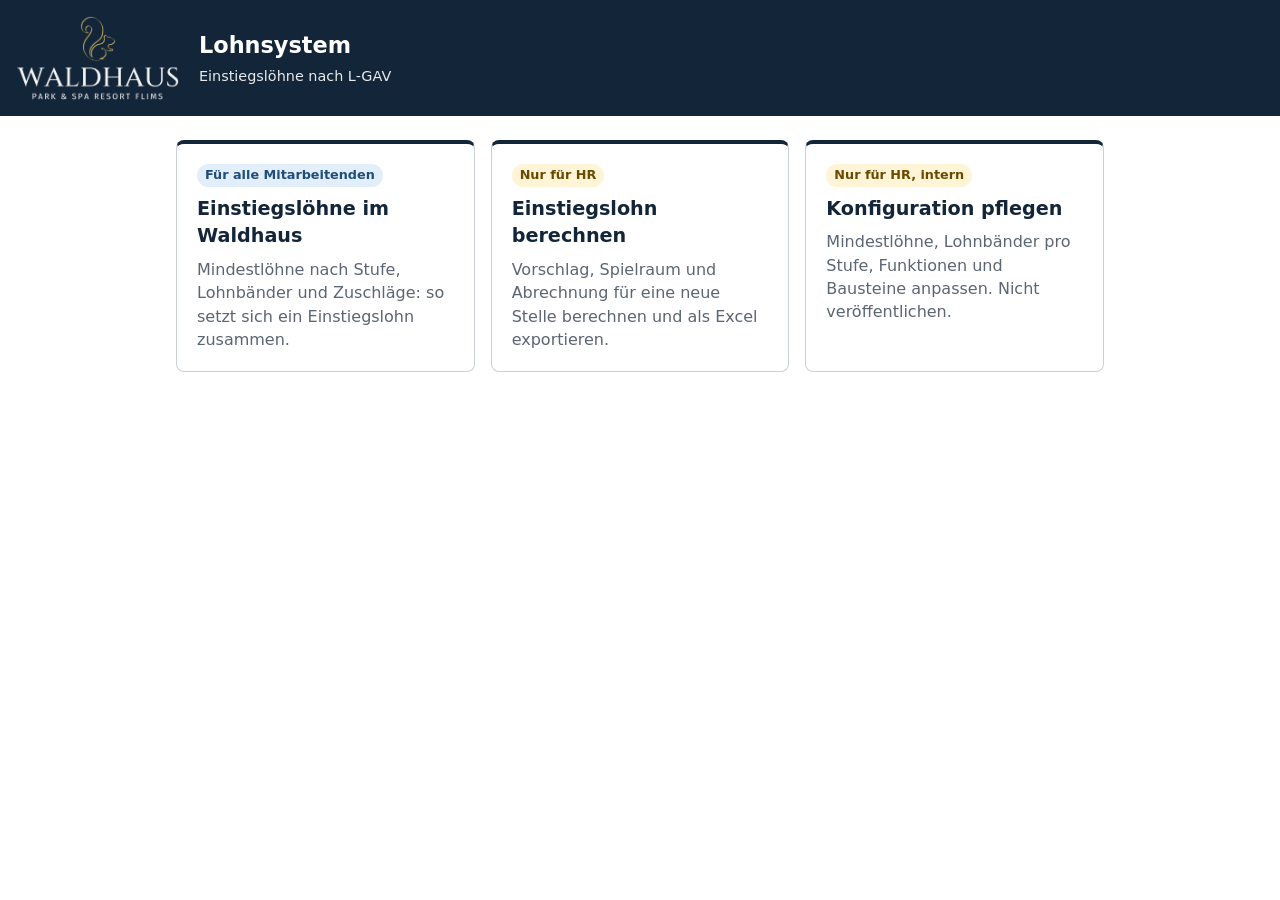
<file: lohnsystem/index.html>
<!DOCTYPE html>
<html lang="de">
<head>
<meta charset="utf-8">
<meta name="viewport" content="width=device-width, initial-scale=1">
<title>Lohnsystem – Waldhaus Flims</title>
<link rel="stylesheet" href="src/hr.css">
<link rel="stylesheet" href="src/start.css">
</head>
<body>
<header class="kopf">
  <img class="logo" src="assets/waldhaus-logo.png" alt="Waldhaus Flims Park &amp; Spa Resort" width="180" height="93">
  <div class="kopf-text">
    <h1>Lohnsystem</h1>
    <p class="untertitel">Einstiegslöhne nach L-GAV</p>
  </div>
</header>
<main class="start">
  <ul class="karten">
    <li>
      <a class="karte" href="lesen.html">
        <span class="marke alle">Für alle Mitarbeitenden</span>
        <span class="titel">Einstiegslöhne im Waldhaus</span>
        <span class="text">Mindestlöhne nach Stufe, Lohnbänder und Zuschläge: so setzt sich ein Einstiegslohn zusammen.</span>
      </a>
    </li>
    <li>
      <a class="karte" href="hr.html">
        <span class="marke hr">Nur für HR</span>
        <span class="titel">Einstiegslohn berechnen</span>
        <span class="text">Vorschlag, Spielraum und Abrechnung für eine neue Stelle berechnen und als Excel exportieren.</span>
      </a>
    </li>
    <li>
      <a class="karte" href="config.html">
        <span class="marke hr">Nur für HR, intern</span>
        <span class="titel">Konfiguration pflegen</span>
        <span class="text">Mindestlöhne, Lohnbänder pro Stufe, Funktionen und Bausteine anpassen. Nicht veröffentlichen.</span>
      </a>
    </li>
  </ul>
</main>
</body>
</html>
</file>
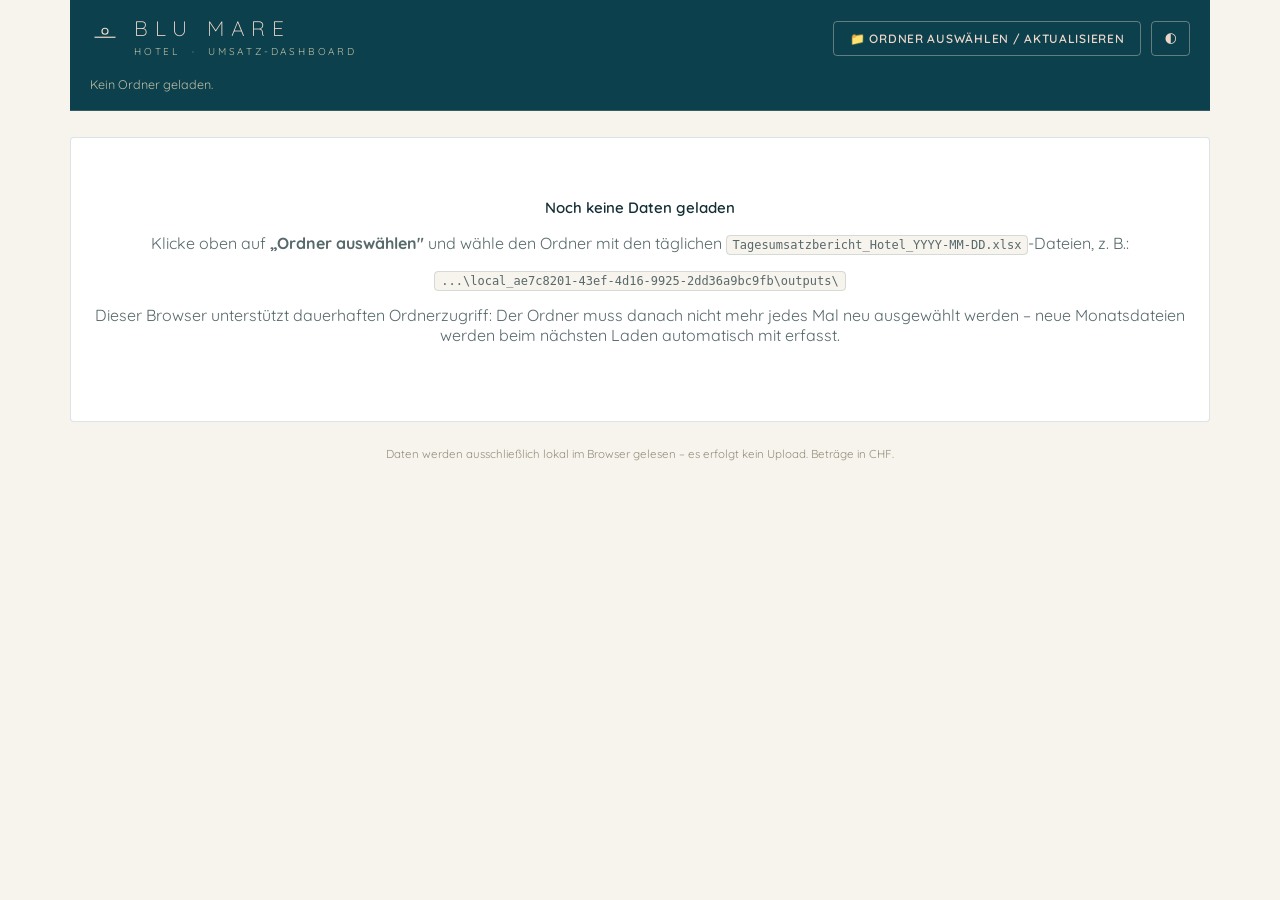
<file: Umsatz-Dashboard.html>
<!doctype html>
<html lang="de">
<head>
<meta charset="utf-8">
<meta name="viewport" content="width=device-width, initial-scale=1">
<title>Umsatz-Dashboard – Blu Mare Hotel</title>
<link rel="preconnect" href="https://fonts.googleapis.com">
<link rel="preconnect" href="https://fonts.gstatic.com" crossorigin>
<link href="https://fonts.googleapis.com/css2?family=Quicksand:wght@300;400;500;600;700&display=swap" rel="stylesheet">
<script src="https://cdn.sheetjs.com/xlsx-0.20.3/package/dist/xlsx.full.min.js"></script>
<style>
  /* Farb- und Typo-Werte gemäss "Blu Mare Hotel – Priručnik logotipa" (CI/CD-Vorlage) */
  :root {
    color-scheme: light;
    --brand-navy:        #0B404C; /* primär: tamnoplava */
    --brand-terracotta:  #AD4427; /* primär: terracotta */
    --brand-beige:       #EED7CA; /* primär: bež bijela */
    --brand-olive:       #BEBDA5; /* sekundär: svijetlo maslinasta */
    --brand-olive-gray:  #C5C4B5; /* sekundär: svijetlo maslinasto siva */
    --brand-gray:        #DDDCD9; /* sekundär: svijetlo siva */
    --brand-olive-deep:  #8B8964; /* aus --brand-olive vertieft, für Diagramm-Lesbarkeit */

    --surface-1:      #ffffff;
    --page:           #F7F3ED;
    --text-primary:   #142E36;
    --text-secondary: #58696C;
    --text-muted:     #948F7C;
    --grid:           #E7E1D3;
    --axis:           #CAC4B1;
    --border:         rgba(11,64,76,0.14);
    --good:           #2E7D4F;
    --bad:            #C23B3B;
    --series-1:       var(--brand-navy);        /* Logement */
    --series-2:       var(--brand-terracotta);  /* F&B */
    --series-3:       var(--brand-olive-deep);  /* Spa & Wellness */
    --vj:             #A39C86; /* Vorjahr / Vergleichslinie */
  }
  @media (prefers-color-scheme: dark) {
    :root:where(:not([data-theme="light"])) {
      color-scheme: dark;
      --surface-1:      #0F4550;
      --page:           #082A32;
      --text-primary:   #F3E7DE;
      --text-secondary: #CBB9AC;
      --text-muted:     #9BA6A4;
      --grid:           rgba(238,215,202,0.12);
      --axis:           rgba(238,215,202,0.28);
      --border:         rgba(238,215,202,0.18);
      --good:           #55B379;
      --bad:            #E2685F;
      --series-1:       var(--brand-beige);
      --series-2:       #D9702F;
      --series-3:       #D2D0B6;
      --vj:             #B7AE95;
    }
  }
  :root[data-theme="dark"] {
    color-scheme: dark;
    --surface-1:      #0F4550;
    --page:           #082A32;
    --text-primary:   #F3E7DE;
    --text-secondary: #CBB9AC;
    --text-muted:     #9BA6A4;
    --grid:           rgba(238,215,202,0.12);
    --axis:           rgba(238,215,202,0.28);
    --border:         rgba(238,215,202,0.18);
    --good:           #55B379;
    --bad:            #E2685F;
    --series-1:       var(--brand-beige);
    --series-2:       #D9702F;
    --series-3:       #D2D0B6;
    --vj:             #B7AE95;
  }

  * { box-sizing: border-box; }
  html, body {
    margin: 0; padding: 0;
    background: var(--page);
    color: var(--text-primary);
    font-family: "Quicksand", system-ui, -apple-system, "Segoe UI", sans-serif;
  }
  h1, h2, .brand-name, .brand-sub, .panel h2 {
    font-family: "Brandon Text", "Century Gothic", "Quicksand", system-ui, sans-serif;
  }
  body { padding: 0 0 60px; }
  .wrap { max-width: 1180px; margin: 0 auto; padding: 0 20px; }

  header.top {
    background: var(--brand-navy);
    color: var(--brand-beige);
    margin-bottom: 26px;
    border-bottom: 1px solid rgba(238,215,202,0.18);
  }
  header.top .inner {
    max-width: 1180px; margin: 0 auto; padding: 18px 20px;
    display: flex; align-items: center; justify-content: space-between;
    gap: 16px; flex-wrap: wrap;
  }
  .brand { display: flex; align-items: center; gap: 14px; }
  .brand-mark { width: 30px; height: 30px; color: var(--brand-beige); flex-shrink: 0; }
  .brand-name {
    font-weight: 300; font-size: 21px; letter-spacing: 0.32em;
    color: var(--brand-beige); line-height: 1; text-transform: uppercase;
  }
  .brand-sub {
    font-weight: 400; font-size: 10px; letter-spacing: 0.28em;
    color: var(--brand-olive); text-transform: uppercase; margin-top: 6px;
  }
  header.top .sub { color: var(--brand-olive); font-size: 12.5px; }
  .top-actions { display: flex; align-items: center; gap: 10px; flex-wrap: wrap; }

  button {
    font-family: inherit; cursor: pointer;
    background: var(--surface-1); color: var(--text-primary);
    border: 1px solid var(--border); border-radius: 4px;
    padding: 9px 16px; font-size: 12px; font-weight: 600;
    text-transform: uppercase; letter-spacing: 0.06em;
  }
  button:hover { border-color: var(--brand-terracotta); color: var(--brand-terracotta); }
  button.icon { padding: 9px 12px; letter-spacing: 0; text-transform: none; }

  /* Buttons im dunklen Header-Band: immer helle Schrift auf transparentem Grund */
  .top-actions button {
    background: transparent; color: var(--brand-beige);
    border-color: rgba(238,215,202,0.4);
  }
  .top-actions button:hover { border-color: var(--brand-terracotta); color: #fff; background: rgba(238,215,202,0.08); }
  select {
    font: inherit; font-size: 13px; font-weight: 600;
    background: var(--surface-1); color: var(--text-primary);
    border: 1px solid var(--border); border-radius: 4px;
    padding: 9px 12px;
  }

  .panel {
    background: var(--surface-1); border: 1px solid var(--border);
    border-radius: 4px; padding: 18px 20px; margin-bottom: 18px;
  }
  .panel h2 {
    font-size: 14px; margin: 0 0 14px; font-weight: 400;
    text-transform: uppercase; letter-spacing: 0.14em; color: var(--brand-navy);
  }
  .panel h2 .hint { color: var(--text-muted); font-weight: 400; font-size: 11.5px; margin-left: 6px; letter-spacing: normal; text-transform: none; }
  :root[data-theme="dark"] .panel h2 { color: var(--text-primary); }
  @media (prefers-color-scheme: dark) {
    :root:where(:not([data-theme="light"])) .panel h2 { color: var(--text-primary); }
  }

  .empty-state {
    text-align: center; padding: 60px 20px; color: var(--text-secondary);
  }
  .empty-state .big { font-size: 15px; color: var(--text-primary); font-weight: 600; margin-bottom: 6px; }
  .empty-state code {
    background: var(--page); border: 1px solid var(--border); border-radius: 4px;
    padding: 2px 6px; font-size: 12px; word-break: break-all;
  }

  .kpi-row {
    display: grid; grid-template-columns: repeat(4, 1fr); gap: 14px;
    margin-bottom: 18px;
  }
  @media (max-width: 820px) { .kpi-row { grid-template-columns: repeat(2, 1fr); } }
  .kpi {
    background: var(--surface-1); border: 1px solid var(--border);
    border-top: 2px solid var(--brand-navy);
    border-radius: 4px; padding: 16px 18px;
  }
  .kpi .label {
    font-size: 11px; color: var(--text-secondary); margin-bottom: 10px;
    text-transform: uppercase; letter-spacing: 0.08em; font-weight: 600;
  }
  .kpi .value { font-size: 24px; font-weight: 700; font-variant-numeric: tabular-nums; }
  .kpi .delta { font-size: 12.5px; margin-top: 6px; font-weight: 600; }
  .kpi .delta.up { color: var(--good); }
  .kpi .delta.down { color: var(--bad); }
  .kpi .delta .vs { color: var(--text-muted); font-weight: 400; }

  .datepick-row { display: flex; align-items: center; gap: 12px; flex-wrap: wrap; }
  .datepick-row .field { display: flex; align-items: center; gap: 8px; }
  .datepick-row label { font-size: 13px; color: var(--text-secondary); font-weight: 600; }
  .datepick-row .rangeinfo { font-size: 12.5px; color: var(--text-muted); margin-left: auto; }

  .filter-row { display: flex; align-items: center; gap: 18px; flex-wrap: wrap; }
  .chip-group { display: flex; gap: 8px; flex-wrap: wrap; }
  .chip {
    font-family: inherit; cursor: pointer; font-size: 12px; font-weight: 600;
    text-transform: uppercase; letter-spacing: .05em;
    background: var(--surface-1); color: var(--text-secondary);
    border: 1px solid var(--border); border-radius: 20px; padding: 7px 16px;
  }
  .chip:hover { border-color: var(--brand-terracotta); color: var(--brand-terracotta); }
  .chip.active { background: var(--brand-navy); border-color: var(--brand-navy); color: var(--brand-beige); }
  :root[data-theme="dark"] .chip.active { background: var(--brand-beige); border-color: var(--brand-beige); color: var(--brand-navy); }
  @media (prefers-color-scheme: dark) {
    :root:where(:not([data-theme="light"])) .chip.active { background: var(--brand-beige); border-color: var(--brand-beige); color: var(--brand-navy); }
  }
  .filter-row .field { display: flex; align-items: center; gap: 8px; }
  .filter-row label { font-size: 13px; color: var(--text-secondary); font-weight: 600; }

  .donut-legend { display: flex; flex-direction: column; gap: 7px; margin-top: 14px; max-height: 280px; overflow-y: auto; padding-right: 4px; }
  .donut-legend .row { display: flex; align-items: center; gap: 8px; font-size: 12px; }
  .donut-legend .sw { width: 10px; height: 10px; border-radius: 2px; flex-shrink: 0; }
  .donut-legend .name { flex: 1; color: var(--text-primary); }
  .donut-legend .val { color: var(--text-muted); font-size: 11px; white-space: nowrap; }

  .hbar-list { display: flex; flex-direction: column; gap: 14px; max-height: 520px; overflow-y: auto; padding-right: 4px; }
  .hbar-group { display: flex; flex-direction: column; gap: 3px; }
  .hbar-title { font-size: 12.5px; font-weight: 600; color: var(--text-primary); margin-bottom: 2px; }
  .hbar-row { display: flex; align-items: center; gap: 10px; }
  .hbar-track { flex: 1; height: 10px; background: var(--grid); border-radius: 2px; overflow: hidden; }
  .hbar-fill { height: 100%; border-radius: 2px; min-width: 2px; }
  .hbar-value { width: 120px; text-align: right; font-size: 11.5px; font-variant-numeric: tabular-nums; color: var(--text-secondary); flex-shrink: 0; }
  .hbar-value.muted { color: var(--text-muted); }

  table.breakdown { width: 100%; border-collapse: collapse; font-size: 13px; }
  table.breakdown th, table.breakdown td {
    text-align: right; padding: 7px 10px; border-bottom: 1px solid var(--grid);
    font-variant-numeric: tabular-nums; white-space: nowrap;
  }
  table.breakdown th:first-child, table.breakdown td:first-child,
  table.breakdown th:nth-child(2), table.breakdown td:nth-child(2) { text-align: left; white-space: normal; }
  table.breakdown thead th { color: var(--text-secondary); font-weight: 600; font-size: 11.5px; text-transform: uppercase; letter-spacing: .02em; border-bottom: 1px solid var(--axis); }
  table.breakdown tr.subtotal td { font-weight: 700; background: color-mix(in srgb, var(--series-1) 7%, transparent); }
  table.breakdown tr.grandtotal td { font-weight: 700; background: color-mix(in srgb, var(--series-1) 16%, transparent); }
  table.breakdown td.pos { color: var(--good); }
  table.breakdown td.neg { color: var(--bad); }
  table.breakdown .swatch { display:inline-block; width:9px; height:9px; border-radius:2px; margin-right:7px; }
  .table-scroll { overflow-x: auto; }

  .charts-grid { display: grid; grid-template-columns: 1.4fr 1fr; gap: 18px; }
  @media (max-width: 980px) { .charts-grid { grid-template-columns: 1fr; } }
  .chart-box svg { width: 100%; height: auto; display: block; overflow: visible; }
  .legend { display: flex; gap: 16px; flex-wrap: wrap; margin-top: 10px; font-size: 12.5px; color: var(--text-secondary); }
  .legend .item { display: flex; align-items: center; gap: 6px; }
  .legend .swatch { width: 14px; height: 3px; border-radius: 2px; }
  .legend .swatch.dot { width: 9px; height: 9px; border-radius: 50%; }
  .legend .swatch.dash { background-image: linear-gradient(to right, var(--vj) 60%, transparent 0); background-size: 6px 3px; height:3px; }

  .tooltip {
    position: fixed; pointer-events: none; z-index: 50;
    background: var(--surface-1); border: 1px solid var(--border); border-radius: 4px;
    padding: 8px 10px; font-size: 12px; box-shadow: 0 4px 16px rgba(0,0,0,.18);
    line-height: 1.5; opacity: 0; transition: opacity .08s; white-space: nowrap;
  }
  .tooltip.show { opacity: 1; }
  .tooltip .t-title { font-weight: 700; margin-bottom: 3px; }
  .tooltip .t-row { display:flex; align-items:center; gap:6px; }
  .tooltip .t-row .sw { width:8px; height:8px; border-radius:2px; display:inline-block; }

  footer.note { text-align: center; color: var(--text-muted); font-size: 11.5px; margin-top: 24px; }
</style>
</head>
<body>
<div class="wrap">

  <header class="top">
    <div class="inner">
      <div class="brand">
        <svg class="brand-mark" viewBox="0 0 40 40" aria-hidden="true">
          <circle cx="20" cy="11" r="4" fill="none" stroke="currentColor" stroke-width="1.6"/>
          <line x1="6" y1="19" x2="34" y2="19" stroke="currentColor" stroke-width="1.6"/>
        </svg>
        <div>
          <div class="brand-name">Blu Mare</div>
          <div class="brand-sub">Hotel &nbsp;·&nbsp; Umsatz-Dashboard</div>
        </div>
      </div>
      <div class="top-actions">
        <button id="btnLoad">📁 Ordner auswählen / aktualisieren</button>
        <button id="btnChangeFolder" class="icon" title="Anderen Ordner wählen" style="display:none;">📂↻</button>
        <button id="btnTheme" class="icon" title="Hell/Dunkel umschalten">🌓</button>
      </div>
    </div>
    <div class="inner" style="padding-top:0;">
      <div class="sub" id="subheading">Kein Ordner geladen.</div>
    </div>
  </header>

  <div id="emptyState" class="panel empty-state">
    <div id="emptyStateDefault">
      <div class="big">Noch keine Daten geladen</div>
      <p>Klicke oben auf <strong>„Ordner auswählen"</strong> und wähle den Ordner mit den täglichen
      <code>Tagesumsatzbericht_Hotel_YYYY-MM-DD.xlsx</code>-Dateien, z.&nbsp;B.:</p>
      <p><code>...\local_ae7c8201-43ef-4d16-9925-2dd36a9bc9fb\outputs\</code></p>
      <p id="fsaHint" style="display:none;">Dieser Browser unterstützt dauerhaften Ordnerzugriff: Der Ordner muss danach
      nicht mehr jedes Mal neu ausgewählt werden – neue Monatsdateien werden beim nächsten Laden automatisch mit erfasst.</p>
    </div>
    <div id="emptyStateReconnect" style="display:none;">
      <div class="big">Gespeicherter Ordner gefunden</div>
      <p>Der Browser merkt sich den zuletzt gewählten Ordner. Klicke einmal auf <strong>„Ordner auswählen"</strong>,
      um den Zugriff zu bestätigen – ohne erneutes Durchsuchen.</p>
    </div>
  </div>

  <div id="dashboard" style="display:none;">

    <div class="panel">
      <h2>Filter <span class="hint">Ansicht auf einen Bereich/Outlet einschränken – für Abteilungsleiter</span></h2>
      <div class="filter-row">
        <div class="chip-group" id="bereichChips">
          <button type="button" class="chip active" data-bereich="ALL">Alle Bereiche</button>
          <button type="button" class="chip" data-bereich="Logement">Logement</button>
          <button type="button" class="chip" data-bereich="Spa &amp; Wellness">Spa &amp; Wellness</button>
          <button type="button" class="chip" data-bereich="F&amp;B">F&amp;B</button>
        </div>
        <div class="field" id="sparteField" style="display:none;">
          <label for="sparteSelect">Outlet/Sparte:</label>
          <select id="sparteSelect"></select>
        </div>
      </div>
    </div>

    <div class="kpi-row">
      <div class="kpi">
        <div class="label">Tagesumsatz (gewählter Tag)</div>
        <div class="value" id="kpiTag">–</div>
        <div class="delta" id="kpiTagDelta"></div>
      </div>
      <div class="kpi">
        <div class="label">Umsatz Monat (MTD)</div>
        <div class="value" id="kpiMonat">–</div>
        <div class="delta" id="kpiMonatDelta"></div>
      </div>
      <div class="kpi">
        <div class="label">Umsatz Jahr (YTD)</div>
        <div class="value" id="kpiJahr">–</div>
        <div class="delta" id="kpiJahrDelta"></div>
      </div>
      <div class="kpi">
        <div class="label">YoY-Wachstum YTD</div>
        <div class="value" id="kpiYoy">–</div>
        <div class="delta" id="kpiYoySub"><span class="vs">vs. Vorjahr, kumuliert</span></div>
      </div>
    </div>

    <div class="panel">
      <div class="datepick-row">
        <div class="field">
          <label for="dateSelect">Datum ansehen:</label>
          <select id="dateSelect"></select>
        </div>
        <button id="btnPrevDay" class="icon" title="Vorheriger Tag">◀</button>
        <button id="btnNextDay" class="icon" title="Nächster Tag">▶</button>
        <span class="rangeinfo" id="rangeInfo"></span>
      </div>
    </div>

    <div class="panel">
      <h2>Aufschlüsselung – <span id="breakdownDateLabel"></span>
        <span class="hint" id="breakdownHint">Tageswert aktuell vs. Vorjahr, je Bereich &amp; Sparte</span>
      </h2>
      <div class="table-scroll">
        <table class="breakdown">
          <thead>
            <tr>
              <th>Bereich</th><th>Sparte</th>
              <th>Tag (aktuell)</th><th>Tag (Vorjahr)</th><th>Δ %</th>
              <th>MTD (aktuell)</th><th>MTD (Vorjahr)</th>
              <th>YTD (aktuell)</th><th>YTD (Vorjahr)</th>
            </tr>
          </thead>
          <tbody id="breakdownBody"></tbody>
        </table>
      </div>
    </div>

    <div class="charts-grid">
      <div class="panel chart-box">
        <h2 id="trendTitle">Tagesumsatz-Trend <span class="hint" id="trendHint">aktuelles Jahr vs. Vorjahr, je geladenem Tag</span></h2>
        <div id="trendChart"></div>
        <div class="legend">
          <div class="item"><span class="swatch" style="background:var(--series-1)"></span>Aktuelles Jahr</div>
          <div class="item"><span class="swatch dash"></span>Vorjahr (gleicher Tag)</div>
        </div>
      </div>
      <div class="panel chart-box">
        <h2 id="donutTitle">Verteilung nach Bereich <span class="hint" id="donutHint">gewählter Tag</span></h2>
        <div id="donutChart"></div>
      </div>
    </div>

    <div class="panel chart-box">
      <h2 id="barTitle">Vorjahresvergleich nach Bereich <span class="hint" id="barHint">gewählter Tag – aktuell vs. Vorjahr</span></h2>
      <div id="barChart"></div>
    </div>

  </div>

  <footer class="note">Daten werden ausschließlich lokal im Browser gelesen – es erfolgt kein Upload. Beträge in CHF.</footer>
</div>

<div class="tooltip" id="tooltip"></div>

<input type="file" id="folderInput" webkitdirectory multiple style="display:none">

<script>
(function () {
  "use strict";

  const BEREICH_ORDER = ["Logement", "Spa & Wellness", "F&B"];
  const BEREICH_COLOR = {
    "Logement": "var(--series-1)",
    "F&B": "var(--series-2)",
    "Spa & Wellness": "var(--series-3)",
  };
  const BEREICH_COLOR_RESOLVED = {}; // filled after DOM ready (resolved hex)

  let dataByDate = {};   // date -> { details:[], agg:{perBereich, total} }
  let allDates = [];     // sorted ascending
  let currentDate = null;

  let filterBereich = localStorage.getItem("bm_filterBereich") || "ALL";
  let filterSparte = localStorage.getItem("bm_filterSparte") || "ALL";

  const $ = (id) => document.getElementById(id);
  const tooltip = () => $("tooltip");

  function num(v) { const n = Number(v); return Number.isFinite(n) ? n : 0; }

  function fmtCHF(n) {
    return n.toLocaleString("de-CH", { minimumFractionDigits: 2, maximumFractionDigits: 2 }) + " CHF";
  }
  function fmtCompact(n) {
    if (Math.abs(n) >= 1000) return (n/1000).toLocaleString("de-CH",{maximumFractionDigits:1}) + "k";
    return n.toLocaleString("de-CH",{maximumFractionDigits:0});
  }
  function fmtPct(n) {
    const s = n.toLocaleString("de-CH", { minimumFractionDigits: 1, maximumFractionDigits: 1 });
    return (n > 0 ? "+" : "") + s + " %";
  }
  function fmtDateLabel(iso) {
    const [y,m,d] = iso.split("-");
    return `${d}.${m}.${y}`;
  }
  function pctDelta(cur, prev) {
    if (!prev) return 0;
    return (cur - prev) / prev * 100;
  }
  function resolveVar(name) {
    return getComputedStyle(document.documentElement).getPropertyValue(name).trim();
  }

  // ---------- Ordner-Zugriff dauerhaft merken (File System Access API) ----------

  const hasFSAccess = typeof window.showDirectoryPicker === "function";
  let dirHandle = null;
  let connectedFolderName = null;

  const IDB_NAME = "blumare-dashboard", IDB_STORE = "handles";
  function idbOpen() {
    return new Promise((resolve, reject) => {
      const req = indexedDB.open(IDB_NAME, 1);
      req.onupgradeneeded = () => req.result.createObjectStore(IDB_STORE);
      req.onsuccess = () => resolve(req.result);
      req.onerror = () => reject(req.error);
    });
  }
  async function idbGet(key) {
    const db = await idbOpen();
    return new Promise((resolve, reject) => {
      const req = db.transaction(IDB_STORE, "readonly").objectStore(IDB_STORE).get(key);
      req.onsuccess = () => resolve(req.result || null);
      req.onerror = () => reject(req.error);
    });
  }
  async function idbSet(key, val) {
    const db = await idbOpen();
    return new Promise((resolve, reject) => {
      const tx = db.transaction(IDB_STORE, "readwrite");
      tx.objectStore(IDB_STORE).put(val, key);
      tx.oncomplete = () => resolve();
      tx.onerror = () => reject(tx.error);
    });
  }

  async function loadFromHandle(handle) {
    connectedFolderName = handle.name;
    $("btnChangeFolder").style.display = "inline-block";
    const files = [];
    for await (const entry of handle.values()) {
      if (entry.kind === "file" && FILE_RE.test(entry.name)) files.push(await entry.getFile());
    }
    await handleFiles(files);
  }

  async function connectFolder() {
    if (!hasFSAccess) { $("folderInput").click(); return; }
    if (dirHandle) {
      let perm = await dirHandle.queryPermission({ mode: "read" });
      if (perm !== "granted") perm = await dirHandle.requestPermission({ mode: "read" });
      if (perm === "granted") { await loadFromHandle(dirHandle); return; }
    }
    try {
      const handle = await window.showDirectoryPicker();
      dirHandle = handle;
      await idbSet("dirHandle", handle);
      await loadFromHandle(handle);
    } catch (e) {
      if (e.name !== "AbortError") console.error("Ordnerzugriff fehlgeschlagen:", e);
    }
  }

  async function initFolderAccess() {
    if (!hasFSAccess) return;
    $("fsaHint").style.display = "block";
    const stored = await idbGet("dirHandle");
    if (!stored) return;
    dirHandle = stored;
    const perm = await dirHandle.queryPermission({ mode: "read" });
    if (perm === "granted") {
      await loadFromHandle(dirHandle);
    } else {
      $("emptyStateDefault").style.display = "none";
      $("emptyStateReconnect").style.display = "block";
      $("btnChangeFolder").style.display = "inline-block";
    }
  }
  $("btnChangeFolder").addEventListener("click", async () => {
    try {
      const handle = await window.showDirectoryPicker();
      dirHandle = handle;
      await idbSet("dirHandle", handle);
      await loadFromHandle(handle);
    } catch (e) {
      if (e.name !== "AbortError") console.error("Ordnerzugriff fehlgeschlagen:", e);
    }
  });

  // ---------- Parsing ----------

  const FILE_RE = /^Tagesumsatzbericht_Hotel_(\d{4}-\d{2}-\d{2})\.xlsx$/i;

  async function handleFiles(fileList) {
    const files = Array.from(fileList).filter(f => FILE_RE.test(f.name));
    if (!files.length) {
      alert("Im gewählten Ordner wurden keine Dateien im Format „Tagesumsatzbericht_Hotel_YYYY-MM-DD.xlsx“ gefunden.");
      return;
    }
    if (typeof XLSX === "undefined") {
      alert("Die Excel-Bibliothek (SheetJS) konnte nicht geladen werden. Bitte Internetverbindung prüfen und die Seite neu laden.");
      return;
    }

    const newData = {};
    let errors = 0;
    for (const file of files) {
      try {
        const buf = await file.arrayBuffer();
        const wb = XLSX.read(buf, { type: "array" });
        const ws = wb.Sheets["Tagesbericht"] || wb.Sheets[wb.SheetNames[0]];
        const rows = XLSX.utils.sheet_to_json(ws, { header: 1, raw: true, defval: null });

        const headerIdx = rows.findIndex(r => r && r[0] === "Bereich" && r[2] === "Tag");
        if (headerIdx === -1) { errors++; continue; }

        const details = [];
        for (let i = headerIdx + 1; i < rows.length; i++) {
          const r = rows[i];
          if (!r || r.length === 0) continue;
          const bereich = r[0], sparte = r[1];
          if (typeof bereich !== "string" || typeof sparte !== "string") continue;
          if (bereich === "Gesamt" || sparte === "Zwischensumme") continue; // recomputed client-side
          if (typeof r[2] !== "number") continue;
          details.push({
            bereich, sparte,
            tag: num(r[2]), monat: num(r[3]), jahr: num(r[4]),
            vjTag: num(r[5]), vjMonat: num(r[6]), vjJahr: num(r[7]),
          });
        }
        if (!details.length) { errors++; continue; }

        const m = file.name.match(FILE_RE);
        newData[m[1]] = { details, agg: computeAggregates(details) };
      } catch (e) {
        console.error("Fehler beim Lesen von", file.name, e);
        errors++;
      }
    }

    if (!Object.keys(newData).length) {
      alert("Es konnten keine gültigen Tagesberichte gelesen werden.");
      return;
    }

    dataByDate = newData;
    allDates = Object.keys(dataByDate).sort();
    currentDate = allDates[allDates.length - 1];

    $("subheading").textContent =
      `${allDates.length} Tag(e) geladen · ${fmtDateLabel(allDates[0])} – ${fmtDateLabel(allDates[allDates.length-1])}` +
      (connectedFolderName ? ` · Ordner „${connectedFolderName}“` : "") +
      (errors ? ` · ${errors} Datei(en) übersprungen` : "");

    $("emptyState").style.display = "none";
    $("dashboard").style.display = "block";

    populateDateSelect();
    document.querySelectorAll("#bereichChips .chip").forEach(c => {
      c.classList.toggle("active", c.dataset.bereich === filterBereich);
    });
    populateSparteSelect();
    renderAll();
  }

  function computeAggregates(details) {
    const perBereich = {};
    const total = { tag:0, monat:0, jahr:0, vjTag:0, vjMonat:0, vjJahr:0 };
    for (const d of details) {
      if (!perBereich[d.bereich]) {
        perBereich[d.bereich] = { tag:0, monat:0, jahr:0, vjTag:0, vjMonat:0, vjJahr:0 };
      }
      const pb = perBereich[d.bereich];
      for (const k of ["tag","monat","jahr","vjTag","vjMonat","vjJahr"]) {
        pb[k] += d[k]; total[k] += d[k];
      }
    }
    return { perBereich, total };
  }

  // ---------- Filter (Bereich/Sparte) ----------

  function getFilteredDetails(dayObj) {
    return dayObj.details.filter(d =>
      (filterBereich === "ALL" || d.bereich === filterBereich) &&
      (filterSparte === "ALL" || d.sparte === filterSparte)
    );
  }
  function getScopedAgg(date) {
    return computeAggregates(getFilteredDetails(dataByDate[date]));
  }
  function scopeLabel() {
    if (filterBereich === "ALL") return "Hotel gesamt";
    if (filterSparte === "ALL") return filterBereich;
    return `${filterBereich} – ${filterSparte}`;
  }

  function populateSparteSelect() {
    const field = $("sparteField");
    const sel = $("sparteSelect");
    if (filterBereich === "ALL") {
      field.style.display = "none";
      filterSparte = "ALL";
      localStorage.setItem("bm_filterSparte", filterSparte);
      return;
    }
    const seen = new Set();
    for (const date of allDates) {
      for (const d of dataByDate[date].details) {
        if (d.bereich === filterBereich) seen.add(d.sparte);
      }
    }
    const sparten = Array.from(seen);
    sel.innerHTML = "";
    const optAll = document.createElement("option");
    optAll.value = "ALL"; optAll.textContent = "Alle Sparten";
    sel.appendChild(optAll);
    for (const s of sparten) {
      const opt = document.createElement("option");
      opt.value = s; opt.textContent = s;
      sel.appendChild(opt);
    }
    if (!sparten.includes(filterSparte)) filterSparte = "ALL";
    sel.value = filterSparte;
    field.style.display = sparten.length ? "flex" : "none";
  }

  function setBereichFilter(bereich) {
    filterBereich = bereich;
    localStorage.setItem("bm_filterBereich", filterBereich);
    document.querySelectorAll("#bereichChips .chip").forEach(c => {
      c.classList.toggle("active", c.dataset.bereich === bereich);
    });
    if (allDates.length) populateSparteSelect();
    if (dataByDate[currentDate]) renderAll(true);
  }

  document.querySelectorAll("#bereichChips .chip").forEach(chip => {
    chip.addEventListener("click", () => setBereichFilter(chip.dataset.bereich));
  });
  $("sparteSelect").addEventListener("change", (e) => {
    filterSparte = e.target.value;
    localStorage.setItem("bm_filterSparte", filterSparte);
    renderAll(true);
  });

  // ---------- Farbabstufungen für Sparten-Diagramme (aus Bereichsfarbe abgeleitet) ----------

  function hexToHsl(hex) {
    const r = parseInt(hex.slice(1,3),16)/255, g = parseInt(hex.slice(3,5),16)/255, b = parseInt(hex.slice(5,7),16)/255;
    const max = Math.max(r,g,b), min = Math.min(r,g,b);
    let h, s, l = (max+min)/2;
    if (max === min) { h = s = 0; }
    else {
      const d = max-min;
      s = l > 0.5 ? d/(2-max-min) : d/(max+min);
      switch (max) {
        case r: h = (g-b)/d + (g<b?6:0); break;
        case g: h = (b-r)/d + 2; break;
        default: h = (r-g)/d + 4;
      }
      h /= 6;
    }
    return [h*360, s*100, l*100];
  }
  function hslToHex(h, s, l) {
    h/=360; s/=100; l/=100;
    let r, g, b;
    if (s === 0) { r = g = b = l; }
    else {
      const hue2rgb = (p,q,t) => { if(t<0)t+=1; if(t>1)t-=1; if(t<1/6)return p+(q-p)*6*t; if(t<1/2)return q; if(t<2/3)return p+(q-p)*(2/3-t)*6; return p; };
      const q = l < 0.5 ? l*(1+s) : l+s-l*s;
      const p = 2*l-q;
      r = hue2rgb(p,q,h+1/3); g = hue2rgb(p,q,h); b = hue2rgb(p,q,h-1/3);
    }
    const toHex = (x) => Math.round(x*255).toString(16).padStart(2,"0");
    return "#" + toHex(r) + toHex(g) + toHex(b);
  }
  function shadesOf(hex, n) {
    if (n <= 1) return [hex];
    const [h, s] = hexToHsl(hex);
    const lo = 30, hi = 68;
    const out = [];
    for (let i = 0; i < n; i++) out.push(hslToHex(h, Math.max(s,35), lo + (hi-lo) * (i/(n-1))));
    return out;
  }

  // ---------- UI wiring ----------

  function populateDateSelect() {
    const sel = $("dateSelect");
    sel.innerHTML = "";
    for (let i = allDates.length - 1; i >= 0; i--) {
      const opt = document.createElement("option");
      opt.value = allDates[i];
      opt.textContent = fmtDateLabel(allDates[i]);
      sel.appendChild(opt);
    }
    sel.value = currentDate;
  }

  $("btnLoad").addEventListener("click", connectFolder);
  $("folderInput").addEventListener("change", (e) => handleFiles(e.target.files));

  $("dateSelect").addEventListener("change", (e) => { currentDate = e.target.value; renderAll(false); });
  $("btnPrevDay").addEventListener("click", () => stepDay(-1));
  $("btnNextDay").addEventListener("click", () => stepDay(1));
  function stepDay(dir) {
    const idx = allDates.indexOf(currentDate);
    const next = idx + dir;
    if (next < 0 || next >= allDates.length) return;
    currentDate = allDates[next];
    $("dateSelect").value = currentDate;
    renderAll(false);
  }

  $("btnTheme").addEventListener("click", () => {
    const root = document.documentElement;
    const cur = root.getAttribute("data-theme");
    const next = cur === "dark" ? "light" : (cur === "light" ? null : "dark");
    if (next) root.setAttribute("data-theme", next); else root.removeAttribute("data-theme");
    renderAll(true);
  });

  // ---------- Render ----------

  function renderAll(rebuildTrend = true) {
    updateFilterLabels();
    renderKpis();
    renderBreakdown();
    renderDonut();
    renderBar();
    if (rebuildTrend || !trendBuilt) renderTrend();
    $("rangeInfo").textContent = `${allDates.length} Tag(e) geladen`;
  }
  let trendBuilt = false;

  function updateFilterLabels() {
    const scoped = filterBereich !== "ALL";
    $("donutTitle").firstChild.textContent = scoped ? `Verteilung nach Sparte – ${filterBereich} ` : "Verteilung nach Bereich ";
    $("barTitle").firstChild.textContent = scoped ? `Vorjahresvergleich nach Sparte – ${filterBereich} ` : "Vorjahresvergleich nach Bereich ";
    $("trendHint").textContent = `aktuelles Jahr vs. Vorjahr, je geladenem Tag · ${scopeLabel()}`;
    $("breakdownHint").textContent = `Tageswert aktuell vs. Vorjahr, je Bereich & Sparte · Ansicht: ${scopeLabel()}`;
  }

  function renderKpis() {
    const { total } = getScopedAgg(currentDate);
    $("kpiTag").textContent = fmtCHF(total.tag);
    $("kpiMonat").textContent = fmtCHF(total.monat);
    $("kpiJahr").textContent = fmtCHF(total.jahr);

    setDelta($("kpiTagDelta"), total.tag, total.vjTag, "Vortag-Vergleich (Vorjahr)");
    setDelta($("kpiMonatDelta"), total.monat, total.vjMonat, "vs. Vorjahr MTD");
    setDelta($("kpiJahrDelta"), total.jahr, total.vjJahr, "vs. Vorjahr YTD");

    const yoy = pctDelta(total.jahr, total.vjJahr);
    $("kpiYoy").textContent = fmtPct(yoy);
    $("kpiYoy").style.color = yoy >= 0 ? "var(--good)" : "var(--bad)";
  }

  function setDelta(el, cur, prev, label) {
    const d = pctDelta(cur, prev);
    el.className = "delta " + (d >= 0 ? "up" : "down");
    el.innerHTML = `${d >= 0 ? "▲" : "▼"} ${fmtPct(d)} <span class="vs">${label}</span>`;
  }

  function renderBreakdown() {
    $("breakdownDateLabel").textContent = fmtDateLabel(currentDate);
    const filtered = getFilteredDetails(dataByDate[currentDate]);
    const agg = computeAggregates(filtered);
    const tbody = $("breakdownBody");
    tbody.innerHTML = "";

    const bereichScope = filterBereich === "ALL" ? BEREICH_ORDER : [filterBereich];
    const showSubtotals = bereichScope.length > 1;

    for (const bereich of bereichScope) {
      const rows = filtered.filter(d => d.bereich === bereich);
      if (!rows.length) continue;
      rows.forEach((d, idx) => {
        tbody.appendChild(rowEl([
          idx === 0 ? swatchLabel(bereich) : "",
          d.sparte, fmtCHF(d.tag), fmtCHF(d.vjTag), pctCell(d.tag, d.vjTag),
          fmtCHF(d.monat), fmtCHF(d.vjMonat), fmtCHF(d.jahr), fmtCHF(d.vjJahr),
        ], "detail"));
      });
      if (showSubtotals) {
        const sb = agg.perBereich[bereich];
        tbody.appendChild(rowEl([
          bereich, "Zwischensumme", fmtCHF(sb.tag), fmtCHF(sb.vjTag), pctCell(sb.tag, sb.vjTag),
          fmtCHF(sb.monat), fmtCHF(sb.vjMonat), fmtCHF(sb.jahr), fmtCHF(sb.vjJahr),
        ], "subtotal"));
      }
    }

    if (filtered.length > 1) {
      const t = agg.total;
      const [labelA, labelB] = filterBereich === "ALL" ? ["Gesamt", "Hotel gesamt"] : [filterBereich, `Gesamt ${filterBereich}`];
      tbody.appendChild(rowEl([
        labelA, labelB, fmtCHF(t.tag), fmtCHF(t.vjTag), pctCell(t.tag, t.vjTag),
        fmtCHF(t.monat), fmtCHF(t.vjMonat), fmtCHF(t.jahr), fmtCHF(t.vjJahr),
      ], "grandtotal"));
    }
  }

  function swatchLabel(bereich) {
    return `<span class="swatch" style="background:${BEREICH_COLOR[bereich]}"></span>${bereich}`;
  }
  function pctCell(cur, prev) {
    const d = pctDelta(cur, prev);
    const cls = d >= 0 ? "pos" : "neg";
    return `<td class="${cls}">${fmtPct(d)}</td>`;
  }
  function rowEl(cells, cls) {
    const tr = document.createElement("tr");
    if (cls) tr.className = cls;
    tr.innerHTML = cells.map((c, i) => {
      if (typeof c === "string" && c.startsWith("<td")) return c; // pctCell already a <td>
      return `<td>${c}</td>`;
    }).join("");
    return tr;
  }

  // ---------- Charts (hand-built SVG) ----------

  function showTip(x, y, html) {
    const tp = tooltip();
    tp.innerHTML = html;
    tp.style.left = (x + 14) + "px";
    tp.style.top = (y + 14) + "px";
    tp.classList.add("show");
  }
  function hideTip() { tooltip().classList.remove("show"); }

  function renderTrend() {
    trendBuilt = true;
    const el = $("trendChart");
    const W = 760, H = 260, ML = 46, MR = 12, MT = 14, MB = 28;
    const plotW = W - ML - MR, plotH = H - MT - MB;

    const cur = allDates.map(d => getScopedAgg(d).total.tag);
    const vj  = allDates.map(d => getScopedAgg(d).total.vjTag);
    const maxY = Math.max(1, ...cur, ...vj) * 1.15;
    const n = allDates.length;
    const xAt = (i) => ML + (n === 1 ? plotW/2 : plotW * i / (n - 1));
    const yAt = (v) => MT + plotH - (v / maxY) * plotH;

    const gridColor = resolveVar("--grid"), axisColor = resolveVar("--axis"),
          mutedColor = resolveVar("--text-muted"), s1 = resolveVar("--series-1"),
          vjColor = resolveVar("--vj");

    let svg = `<svg viewBox="0 0 ${W} ${H}">`;

    // gridlines + y labels
    const ticks = 4;
    for (let t = 0; t <= ticks; t++) {
      const v = maxY * t / ticks;
      const y = yAt(v);
      svg += `<line x1="${ML}" y1="${y}" x2="${W-MR}" y2="${y}" stroke="${gridColor}" stroke-width="1"/>`;
      svg += `<text x="${ML-8}" y="${y+3}" text-anchor="end" font-size="10" fill="${mutedColor}">${fmtCompact(v)}</text>`;
    }

    // x labels (thinned)
    const labelEvery = Math.max(1, Math.ceil(n / 8));
    for (let i = 0; i < n; i += labelEvery) {
      svg += `<text x="${xAt(i)}" y="${H-8}" text-anchor="middle" font-size="10" fill="${mutedColor}">${fmtDateLabel(allDates[i]).slice(0,5)}</text>`;
    }

    function pathFor(arr) {
      return arr.map((v,i) => `${i===0?"M":"L"}${xAt(i).toFixed(1)},${yAt(v).toFixed(1)}`).join(" ");
    }
    svg += `<path d="${pathFor(vj)}" fill="none" stroke="${vjColor}" stroke-width="2" stroke-dasharray="5,4" stroke-linecap="round"/>`;
    svg += `<path d="${pathFor(cur)}" fill="none" stroke="${s1}" stroke-width="2.5" stroke-linecap="round" stroke-linejoin="round"/>`;

    // selected date marker
    const selIdx = allDates.indexOf(currentDate);
    if (selIdx >= 0) {
      const sx = xAt(selIdx);
      svg += `<line x1="${sx}" y1="${MT}" x2="${sx}" y2="${MT+plotH}" stroke="${axisColor}" stroke-width="1" stroke-dasharray="2,3"/>`;
      svg += `<circle cx="${sx}" cy="${yAt(cur[selIdx])}" r="4" fill="${s1}"/>`;
      svg += `<circle cx="${sx}" cy="${yAt(vj[selIdx])}" r="4" fill="${vjColor}"/>`;
    }

    // hover capture
    svg += `<rect id="trendHover" x="${ML}" y="${MT}" width="${plotW}" height="${plotH}" fill="transparent"/>`;
    svg += `</svg>`;
    el.innerHTML = svg;

    const rect = el.querySelector("#trendHover");
    rect.addEventListener("mousemove", (ev) => {
      const svgEl = el.querySelector("svg");
      const pt = clientToSvg(svgEl, ev.clientX, ev.clientY);
      let i = Math.round((pt.x - ML) / plotW * (n - 1));
      i = Math.max(0, Math.min(n - 1, i));
      showTip(ev.clientX, ev.clientY, `
        <div class="t-title">${fmtDateLabel(allDates[i])}</div>
        <div class="t-row"><span class="sw" style="background:${s1}"></span>Aktuell: ${fmtCHF(cur[i])}</div>
        <div class="t-row"><span class="sw" style="background:${vjColor}"></span>Vorjahr: ${fmtCHF(vj[i])}</div>`);
    });
    rect.addEventListener("mouseleave", hideTip);
    rect.addEventListener("click", (ev) => {
      const svgEl = el.querySelector("svg");
      const pt = clientToSvg(svgEl, ev.clientX, ev.clientY);
      let i = Math.round((pt.x - ML) / plotW * (n - 1));
      i = Math.max(0, Math.min(n - 1, i));
      currentDate = allDates[i];
      $("dateSelect").value = currentDate;
      renderAll(false);
    });
  }

  function clientToSvg(svgEl, cx, cy) {
    const r = svgEl.getBoundingClientRect();
    const vb = svgEl.viewBox.baseVal;
    return { x: (cx - r.left) / r.width * vb.width, y: (cy - r.top) / r.height * vb.height };
  }

  function renderDonut() {
    const el = $("donutChart");
    const filtered = getFilteredDetails(dataByDate[currentDate]);
    const agg = computeAggregates(filtered);

    let segs;
    if (filterBereich === "ALL") {
      segs = BEREICH_ORDER
        .filter(b => agg.perBereich[b])
        .map(b => ({ label: b, value: agg.perBereich[b].tag, color: resolveVar(colorVarName(b)) }));
    } else {
      const baseColor = resolveVar(colorVarName(filterBereich));
      const sorted = filtered.slice().sort((a,b) => b.tag - a.tag);
      const shades = shadesOf(baseColor, sorted.length || 1);
      segs = sorted.map((d,i) => ({ label: d.sparte, value: d.tag, color: shades[i] }));
    }

    const W = 240, H = 240, cx = 120, cy = 120, rOuter = 95, rInner = 58;
    let svg = `<svg viewBox="0 0 ${W} ${H}">`;
    let angle = -Math.PI / 2;
    const sum = segs.reduce((a,s) => a + s.value, 0) || 1;
    const arcs = [];

    for (const s of segs) {
      const frac = s.value / sum;
      const a0 = angle, a1 = angle + frac * Math.PI * 2;
      angle = a1;
      const gap = segs.length > 1 ? 0.012 : 0; // 2px-ish surface gap between segments
      arcs.push(donutArc(cx, cy, rInner, rOuter, a0+gap, a1-gap, s.color, s));
    }
    svg += arcs.map(a => a.path).join("");
    svg += `<text x="${cx}" y="${cy-4}" text-anchor="middle" font-size="12" fill="${resolveVar('--text-muted')}">Gesamt</text>`;
    svg += `<text x="${cx}" y="${cy+16}" text-anchor="middle" font-size="14" font-weight="700" fill="${resolveVar('--text-primary')}">${fmtCompact(sum)} CHF</text>`;
    svg += `</svg>`;
    el.innerHTML = svg;

    el.querySelectorAll("path.donut-seg").forEach(p => {
      p.addEventListener("mousemove", (ev) => {
        const s = arcs.find(a => a.id === p.dataset.id).seg;
        const pct = (s.value/sum*100).toLocaleString("de-CH",{maximumFractionDigits:1});
        showTip(ev.clientX, ev.clientY, `<div class="t-title">${s.label}</div>${fmtCHF(s.value)} (${pct}%)`);
      });
      p.addEventListener("mouseleave", hideTip);
    });

    const legend = document.createElement("div");
    legend.className = "donut-legend";
    for (const s of segs) {
      const pct = (s.value/sum*100).toLocaleString("de-CH",{maximumFractionDigits:1});
      const row = document.createElement("div");
      row.className = "row";
      row.innerHTML = `<span class="sw" style="background:${s.color}"></span><span class="name">${s.label}</span><span class="val">${fmtCHF(s.value)} · ${pct}%</span>`;
      legend.appendChild(row);
    }
    el.parentElement.querySelectorAll(".donut-legend").forEach(x => x.remove());
    el.after(legend);
  }
  function colorVarName(bereich) {
    return bereich === "Logement" ? "--series-1" : bereich === "F&B" ? "--series-2" : "--series-3";
  }
  let donutIdSeq = 0;
  function donutArc(cx, cy, rInner, rOuter, a0, a1, color, seg) {
    const id = "seg" + (donutIdSeq++);
    const large = (a1 - a0) > Math.PI ? 1 : 0;
    const p = (r,a) => [cx + r*Math.cos(a), cy + r*Math.sin(a)];
    const [ox0, oy0] = p(rOuter, a0), [ox1, oy1] = p(rOuter, a1);
    const [ix0, iy0] = p(rInner, a1), [ix1, iy1] = p(rInner, a0);
    const d = `M${ox0},${oy0} A${rOuter},${rOuter} 0 ${large} 1 ${ox1},${oy1} L${ix0},${iy0} A${rInner},${rInner} 0 ${large} 0 ${ix1},${iy1} Z`;
    return { id, seg, path: `<path class="donut-seg" data-id="${id}" d="${d}" fill="${color}"/>` };
  }

  function renderBar() {
    const el = $("barChart");
    const filtered = getFilteredDetails(dataByDate[currentDate]);

    if (filterBereich !== "ALL") {
      renderBarBySparte(el, filtered);
      return;
    }

    const { perBereich } = computeAggregates(filtered);
    const groups = BEREICH_ORDER.filter(b => perBereich[b]).map(b => ({
      label: b, color: resolveVar(colorVarName(b)),
      cur: perBereich[b].tag, prev: perBereich[b].vjTag,
    }));

    const W = 900, H = 220, ML = 50, MR = 12, MT = 14, MB = 26;
    const plotW = W - ML - MR, plotH = H - MT - MB;
    const maxY = Math.max(1, ...groups.map(g => Math.max(g.cur, g.prev))) * 1.15;
    const yAt = (v) => MT + plotH - (v/maxY)*plotH;
    const mutedColor = resolveVar("--text-muted"), gridColor = resolveVar("--grid");

    const groupW = plotW / groups.length;
    const barW = Math.min(58, groupW * 0.28);
    const gap = 6;

    let svg = `<svg viewBox="0 0 ${W} ${H}">`;
    const ticks = 4;
    for (let t = 0; t <= ticks; t++) {
      const v = maxY * t / ticks, y = yAt(v);
      svg += `<line x1="${ML}" y1="${y}" x2="${W-MR}" y2="${y}" stroke="${gridColor}" stroke-width="1"/>`;
      svg += `<text x="${ML-8}" y="${y+3}" text-anchor="end" font-size="10" fill="${mutedColor}">${fmtCompact(v)}</text>`;
    }

    const bars = [];
    groups.forEach((g, i) => {
      const cx = ML + groupW * (i + 0.5);
      const curX = cx - barW - gap/2, prevX = cx + gap/2;
      const curY = yAt(g.cur), prevY = yAt(g.prev);
      bars.push({ x: curX, y: curY, w: barW, h: (MT+plotH)-curY, color: g.color, opacity: 1, label: g.label, kind: "Aktuell", value: g.cur });
      bars.push({ x: prevX, y: prevY, w: barW, h: (MT+plotH)-prevY, color: g.color, opacity: 0.4, label: g.label, kind: "Vorjahr", value: g.prev });
      svg += `<text x="${cx}" y="${H-6}" text-anchor="middle" font-size="11" fill="${resolveVar('--text-primary')}">${g.label}</text>`;
    });

    bars.forEach((b, i) => {
      svg += `<rect class="bar" data-i="${i}" x="${b.x.toFixed(1)}" y="${b.y.toFixed(1)}" width="${b.w.toFixed(1)}" height="${Math.max(0,b.h).toFixed(1)}" rx="4" fill="${b.color}" fill-opacity="${b.opacity}"/>`;
    });
    svg += `</svg>`;
    el.innerHTML = svg;

    el.querySelectorAll("rect.bar").forEach(r => {
      const b = bars[+r.dataset.i];
      r.addEventListener("mousemove", (ev) => {
        showTip(ev.clientX, ev.clientY, `<div class="t-title">${b.label} · ${b.kind}</div>${fmtCHF(b.value)}`);
      });
      r.addEventListener("mouseleave", hideTip);
    });

    const legend = document.createElement("div");
    legend.className = "legend";
    legend.innerHTML = `
      <div class="item"><span class="swatch dot" style="background:${resolveVar('--text-secondary')}"></span>Farbe = Bereich</div>
      <div class="item"><span class="swatch" style="background:${resolveVar('--text-secondary')};opacity:1;height:10px;width:10px;border-radius:2px;"></span>Aktuell (volle Deckkraft)</div>
      <div class="item"><span class="swatch" style="background:${resolveVar('--text-secondary')};opacity:.4;height:10px;width:10px;border-radius:2px;"></span>Vorjahr (abgeblendet)</div>`;
    el.parentElement.querySelectorAll(".legend").forEach(x => x.remove());
    el.after(legend);
  }

  // Horizontale Rangliste je Sparte/Outlet innerhalb eines gefilterten Bereichs
  function renderBarBySparte(el, filtered) {
    const baseColor = resolveVar(colorVarName(filterBereich));
    const rows = filtered.slice().sort((a,b) => b.tag - a.tag);
    const maxV = Math.max(1, ...rows.map(d => Math.max(d.tag, d.vjTag)));

    if (!rows.length) {
      el.innerHTML = `<p style="color:var(--text-muted); font-size:13px;">Keine Daten für diese Auswahl.</p>`;
      el.parentElement.querySelectorAll(".legend").forEach(x => x.remove());
      return;
    }

    const list = document.createElement("div");
    list.className = "hbar-list";
    for (const d of rows) {
      const curPct = Math.max(0, d.tag / maxV * 100).toFixed(1);
      const vjPct = Math.max(0, d.vjTag / maxV * 100).toFixed(1);
      const group = document.createElement("div");
      group.className = "hbar-group";
      group.innerHTML = `
        <div class="hbar-title">${d.sparte}</div>
        <div class="hbar-row">
          <div class="hbar-track"><div class="hbar-fill cur" style="width:${curPct}%; background:${baseColor}"></div></div>
          <div class="hbar-value">${fmtCHF(d.tag)}</div>
        </div>
        <div class="hbar-row">
          <div class="hbar-track"><div class="hbar-fill vj" style="width:${vjPct}%; background:${baseColor}; opacity:.4"></div></div>
          <div class="hbar-value muted">${fmtCHF(d.vjTag)} (Vorjahr)</div>
        </div>`;
      list.appendChild(group);
      group.querySelector(".hbar-fill.cur").addEventListener("mousemove", (ev) => {
        showTip(ev.clientX, ev.clientY, `<div class="t-title">${d.sparte} · Aktuell</div>${fmtCHF(d.tag)}`);
      });
      group.querySelector(".hbar-fill.vj").addEventListener("mousemove", (ev) => {
        showTip(ev.clientX, ev.clientY, `<div class="t-title">${d.sparte} · Vorjahr</div>${fmtCHF(d.vjTag)}`);
      });
      group.querySelectorAll(".hbar-fill").forEach(f => f.addEventListener("mouseleave", hideTip));
    }
    el.innerHTML = "";
    el.appendChild(list);

    const legend = document.createElement("div");
    legend.className = "legend";
    legend.innerHTML = `
      <div class="item"><span class="swatch" style="background:${baseColor};height:10px;width:10px;border-radius:2px;"></span>Aktuell</div>
      <div class="item"><span class="swatch" style="background:${baseColor};opacity:.4;height:10px;width:10px;border-radius:2px;"></span>Vorjahr</div>`;
    el.parentElement.querySelectorAll(".legend").forEach(x => x.remove());
    el.after(legend);
  }

  initFolderAccess();

})();
</script>
</body>
</html>
</file>
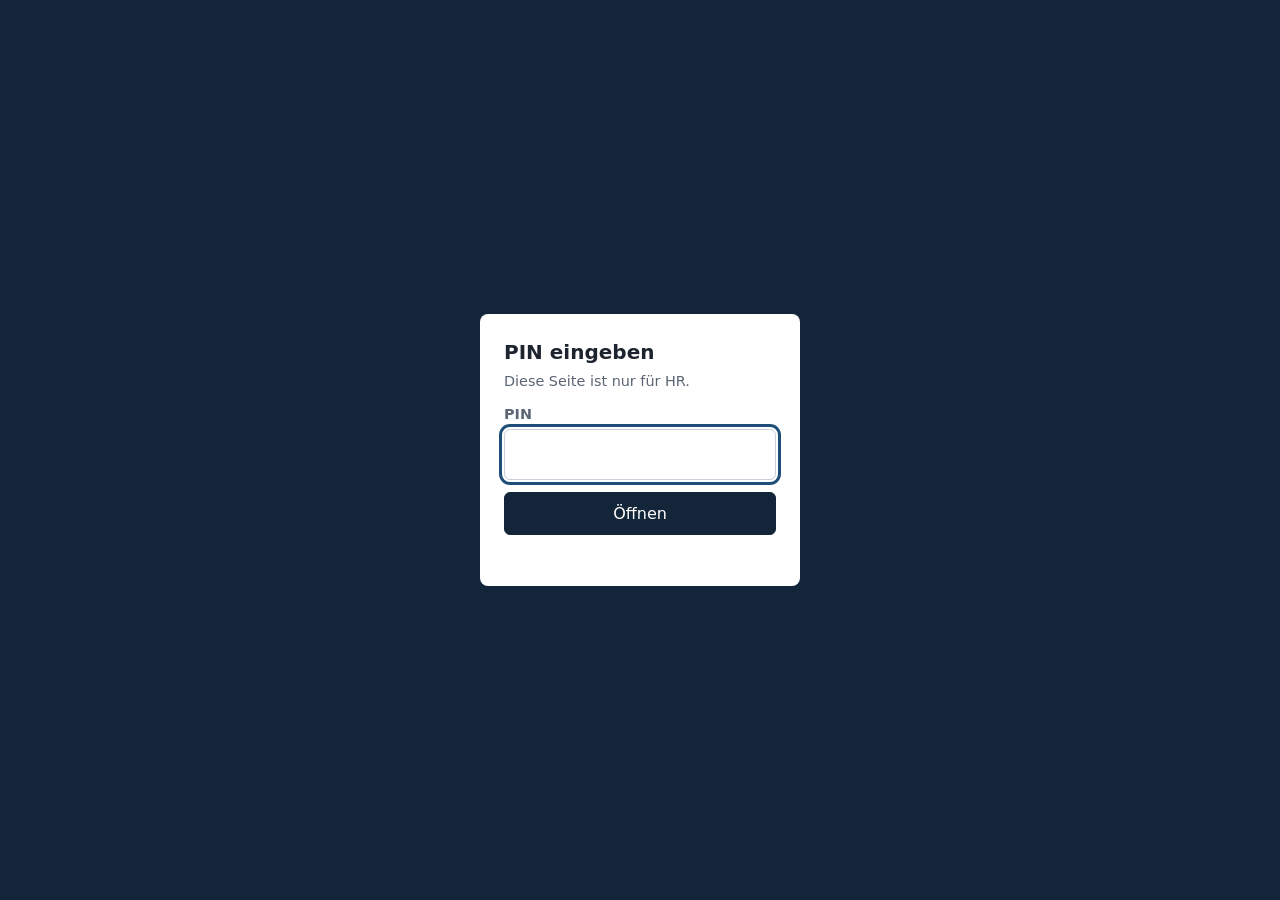
<file: lohnsystem/config.html>
<!DOCTYPE html>
<html lang="de">
<head>
<meta charset="utf-8">
<meta name="viewport" content="width=device-width, initial-scale=1">
<title>Konfiguration pflegen – HR</title>
<link rel="stylesheet" href="src/hr.css">
<link rel="stylesheet" href="src/config-editor.css">
<script src="config/pin.js"></script>
<script src="src/pin.js"></script>
</head>
<body>
<header class="kopf">
  <img class="logo" src="assets/waldhaus-logo.png" alt="Waldhaus Flims Park &amp; Spa Resort" width="180" height="93">
  <div class="kopf-text">
    <a class="start-link" href="index.html">‹ Startseite</a>
    <h1>Konfiguration pflegen</h1>
    <p class="untertitel">Interne Seite für HR – nicht veröffentlichen</p>
  </div>
</header>

<div id="konfigFehler" class="meldung fehler" role="alert" hidden></div>

<main id="seite" class="editor" hidden>
  <div id="entwurfBanner" class="meldung info" role="region" aria-label="Gespeicherter Entwurf" hidden>
    <p>In diesem Browser liegt ein gespeicherter Entwurf der Konfiguration.</p>
    <p class="knoepfe">
      <button type="button" id="entwurfWeiter">Entwurf weiterbearbeiten</button>
      <button type="button" id="entwurfVerwerfen">Verwerfen</button>
    </p>
  </div>

  <section class="leiste" aria-labelledby="leisteTitel">
    <h2 id="leisteTitel">Stand und Datei</h2>
    <div id="status" class="meldung info" role="status" aria-live="polite"></div>
    <p id="abweichung" class="meldung warnung" hidden>Entwurf unterscheidet sich von der veröffentlichten config/config.js: Datei exportieren und im Ordner config ersetzen.</p>
    <div class="knoepfe">
      <button type="button" id="exportKnopf" disabled>Exportieren</button>
      <label class="datei-knopf" for="importDatei">Importieren</label>
      <input type="file" id="importDatei" accept=".js,.json,text/javascript,application/json">
      <button type="button" id="standardKnopf">Standard wiederherstellen</button>
    </div>
    <p class="hilfe">Exportieren lädt die Datei config.js herunter. Sie ersetzt die Datei im Ordner config; erst dann rechnen HR-Seite und Leseansicht mit den neuen Zahlen. Importieren nimmt eine .js- oder .json-Datei.</p>
    <div id="meldung-import" class="meldung fehler" role="alert" hidden></div>
  </section>

  <section aria-labelledby="betriebTitel">
    <h2 id="betriebTitel">Betrieb</h2>
    <div id="meldung-betrieb" class="meldung fehler" role="alert" hidden></div>
    <div id="betriebFelder"></div>
  </section>

  <section aria-labelledby="mlTitel">
    <h2 id="mlTitel">Mindestlöhne und Jahrespflege</h2>
    <div id="meldung-mindestloehne" class="meldung fehler" role="alert" hidden></div>
    <form id="jahrForm" class="jahr-neu" autocomplete="off">
      <h3>Neues Jahr anlegen</h3>
      <p class="hilfe">Kopiert die letzte Tabelle und erhöht jeden Betrag um die Teuerung, gerundet auf ganze Franken. Die alten Tabellen bleiben.</p>
      <div class="raster">
        <div class="feld"><label for="neuesJahr">Jahr</label><input type="number" id="neuesJahr" inputmode="numeric" step="1" min="2000" max="2100"></div>
        <div class="feld"><label for="teuerung">Teuerung in Prozent</label><input type="number" id="teuerung" inputmode="decimal" step="any" value="0"></div>
      </div>
      <div class="feld"><button type="submit">Neues Jahr anlegen</button></div>
    </form>
    <div id="tabellen"></div>
  </section>

  <section aria-labelledby="stufenTitel">
    <h2 id="stufenTitel">Stufen</h2>
    <div id="meldung-stufen" class="meldung fehler" role="alert" hidden></div>
    <p class="hilfe">Erklärung der Stufe und Spielraum für die Freigabe. Die Prozente sind kumulativ: jede Stelle darf bis zu ihrem Wert vom Vorschlag abweichen.</p>
    <div id="stufenListe"></div>
  </section>

  <section aria-labelledby="baenderTitel">
    <h2 id="baenderTitel">Lohnbänder pro Stufe</h2>
    <div id="meldung-baender" class="meldung fehler" role="alert" hidden></div>
    <p class="hilfe">Das Band hängt an der Ausbildung der Person. Das Minimum ist der Mindestlohn der Stufe (neueste Tabelle, nur Anzeige). Kader haben ein eigenes Band. Ist «Max überschreitbar» gesetzt, darf der gewählte Lohn mit Begründung (Freigabe GM) über dem Maximum liegen.</p>
    <div class="tabelle-scroll" tabindex="0" role="region" aria-label="Tabelle der Lohnbänder">
      <table class="funktionen">
        <thead><tr><th>Band</th><th class="zahl">Minimum (CHF)</th><th class="zahl">Maximum (CHF)</th><th>Max überschreitbar</th></tr></thead>
        <tbody id="baenderBody"></tbody>
      </table>
    </div>
  </section>

  <section aria-labelledby="funkTitel">
    <h2 id="funkTitel">Funktionen</h2>
    <div id="meldung-funktionen" class="meldung fehler" role="alert" hidden></div>
    <div class="feld filter"><label for="filterAbteilung">Abteilung filtern</label><select id="filterAbteilung"></select></div>
    <p class="hilfe" id="funktionenAnzahl"></p>
    <div class="tabelle-scroll" tabindex="0" role="region" aria-label="Tabelle der Funktionen">
      <table class="funktionen">
        <thead><tr><th>Bezeichnung</th><th>Abteilung</th><th>Bereich</th><th>Gäste&shy;kontakt</th><th>Kader</th><th><span class="nur-sr">Aktion</span></th></tr></thead>
        <tbody id="funktionenBody"></tbody>
      </table>
    </div>
    <form id="funktionNeu" class="neu" autocomplete="off">
    </form>
  </section>

  <section aria-labelledby="bausteineTitel">
    <h2 id="bausteineTitel">Bausteine</h2>
    <div id="meldung-bausteine" class="meldung fehler" role="alert" hidden></div>
    <div id="bausteineFelder"></div>
  </section>

  <section aria-labelledby="zusatzTitel">
    <h2 id="zusatzTitel">Zusatzbausteine</h2>
    <div id="meldung-zusatz" class="meldung fehler" role="alert" hidden></div>
    <p class="hilfe">Zusätzliche Beträge, die HR bei einer Anstellung wählen kann. «Lohn» gehört zum Bruttolohn, «Entschädigung» ist kein Lohn (zum Beispiel Spesen oder private IT-Mittel).</p>
    <p id="zusatzLeer" class="leer">Keine Zusatzbausteine vorhanden.</p>
    <div class="tabelle-scroll" tabindex="0" role="region" aria-label="Tabelle der Zusatzbausteine">
      <table id="zusatzTabelle">
        <thead><tr><th>Bezeichnung</th><th>Art</th><th class="zahl">Betrag</th><th><span class="nur-sr">Aktion</span></th></tr></thead>
        <tbody id="zusatzBody"></tbody>
      </table>
    </div>
    <form id="zusatzNeu" class="neu" autocomplete="off"></form>
  </section>

  <section aria-labelledby="festTitel">
    <h2 id="festTitel">Abschlüsse und Funktionsbereiche (nur lesen)</h2>
    <p class="meldung info">Diese Tabellen stammen aus dem L-GAV-Kommentar. Änderung nur in der Datei config/config.js.</p>
    <details>
      <summary>Funktionsbereiche</summary>
      <div class="tabelle-scroll" tabindex="0" role="region" aria-label="Tabelle der Funktionsbereiche">
        <table><thead><tr><th>Bereich</th><th>ID</th></tr></thead><tbody id="bereicheBody"></tbody></table>
      </div>
    </details>
    <details>
      <summary>Anerkannte Abschlüsse</summary>
      <div class="tabelle-scroll" tabindex="0" role="region" aria-label="Tabelle der Abschlüsse">
        <table><thead><tr><th>Abschluss</th><th>Stufe</th><th>Gilt in</th></tr></thead><tbody id="abschluesseBody"></tbody></table>
      </div>
    </details>
  </section>
</main>

<script src="config/config.js"></script>
<script src="src/config.js"></script>
<script src="src/config-editor.js"></script>
<script src="src/config-editor-app.js"></script>
</body>
</html>
</file>
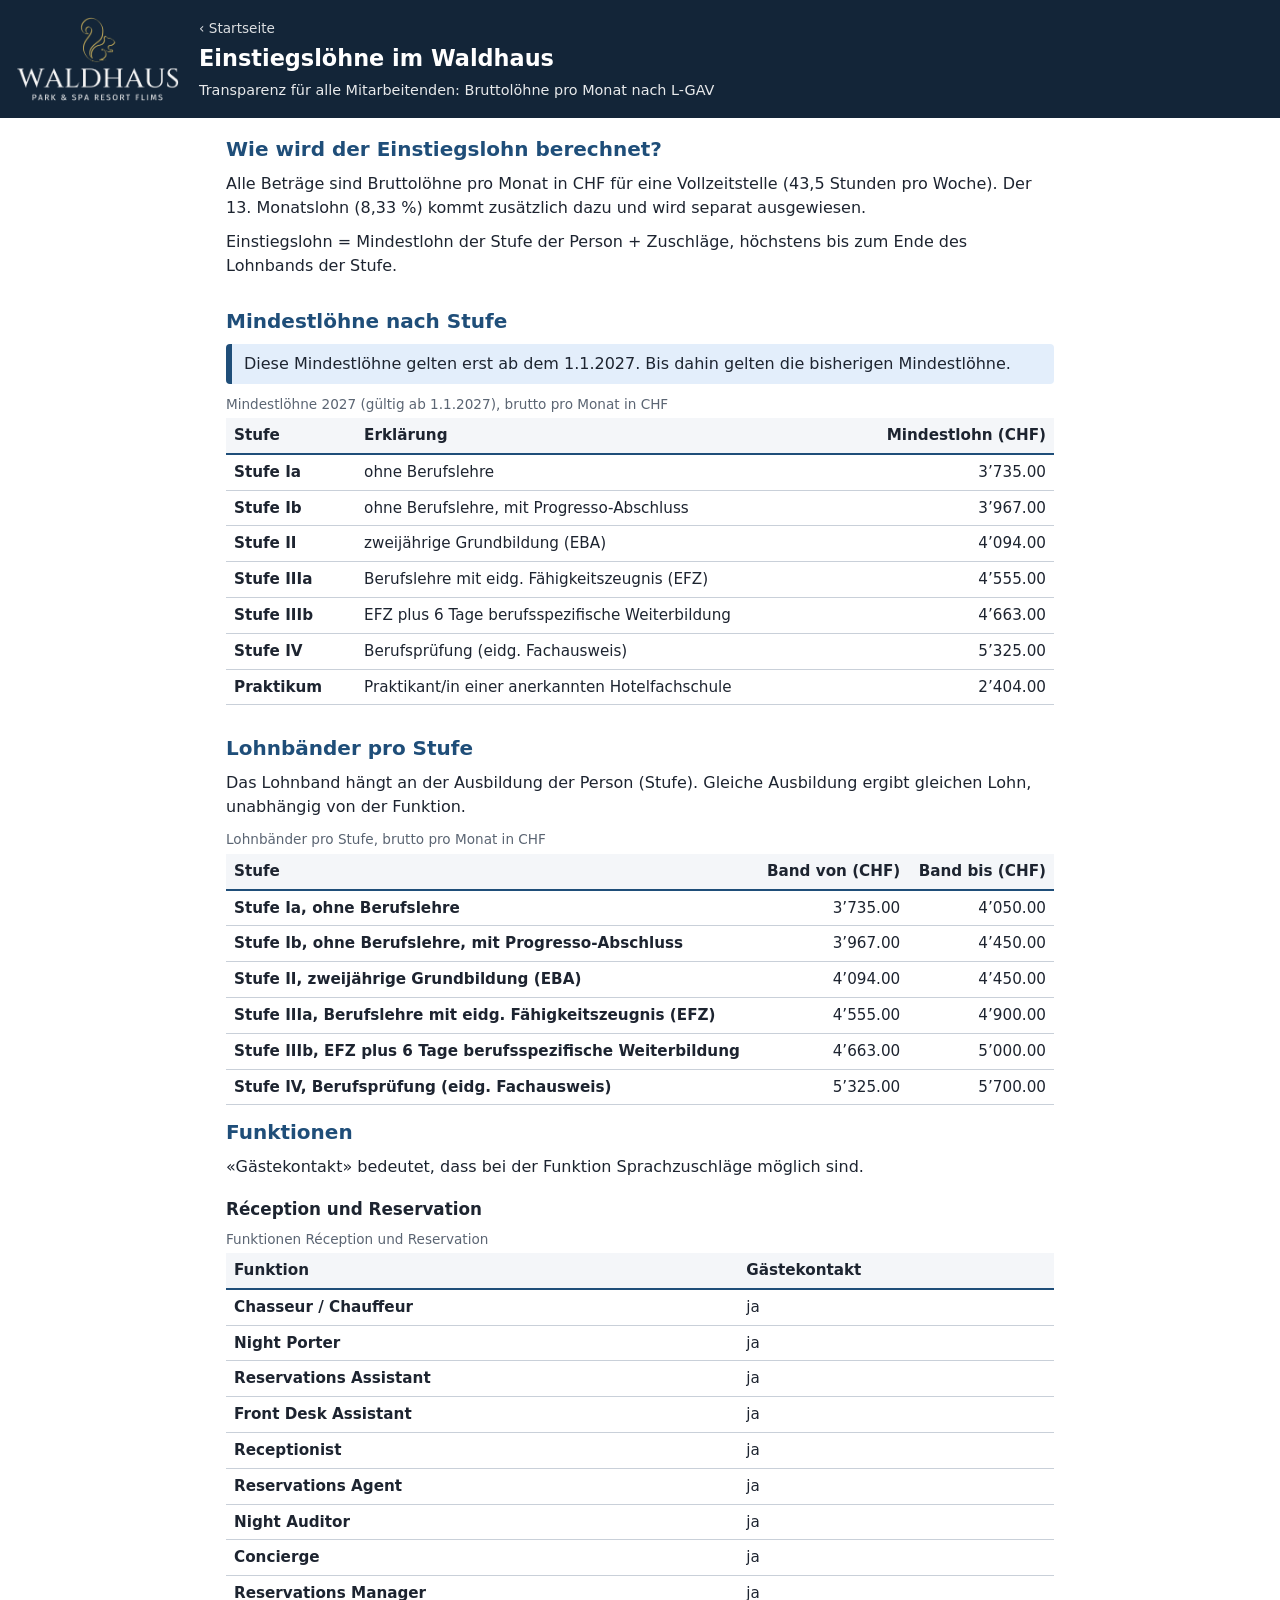
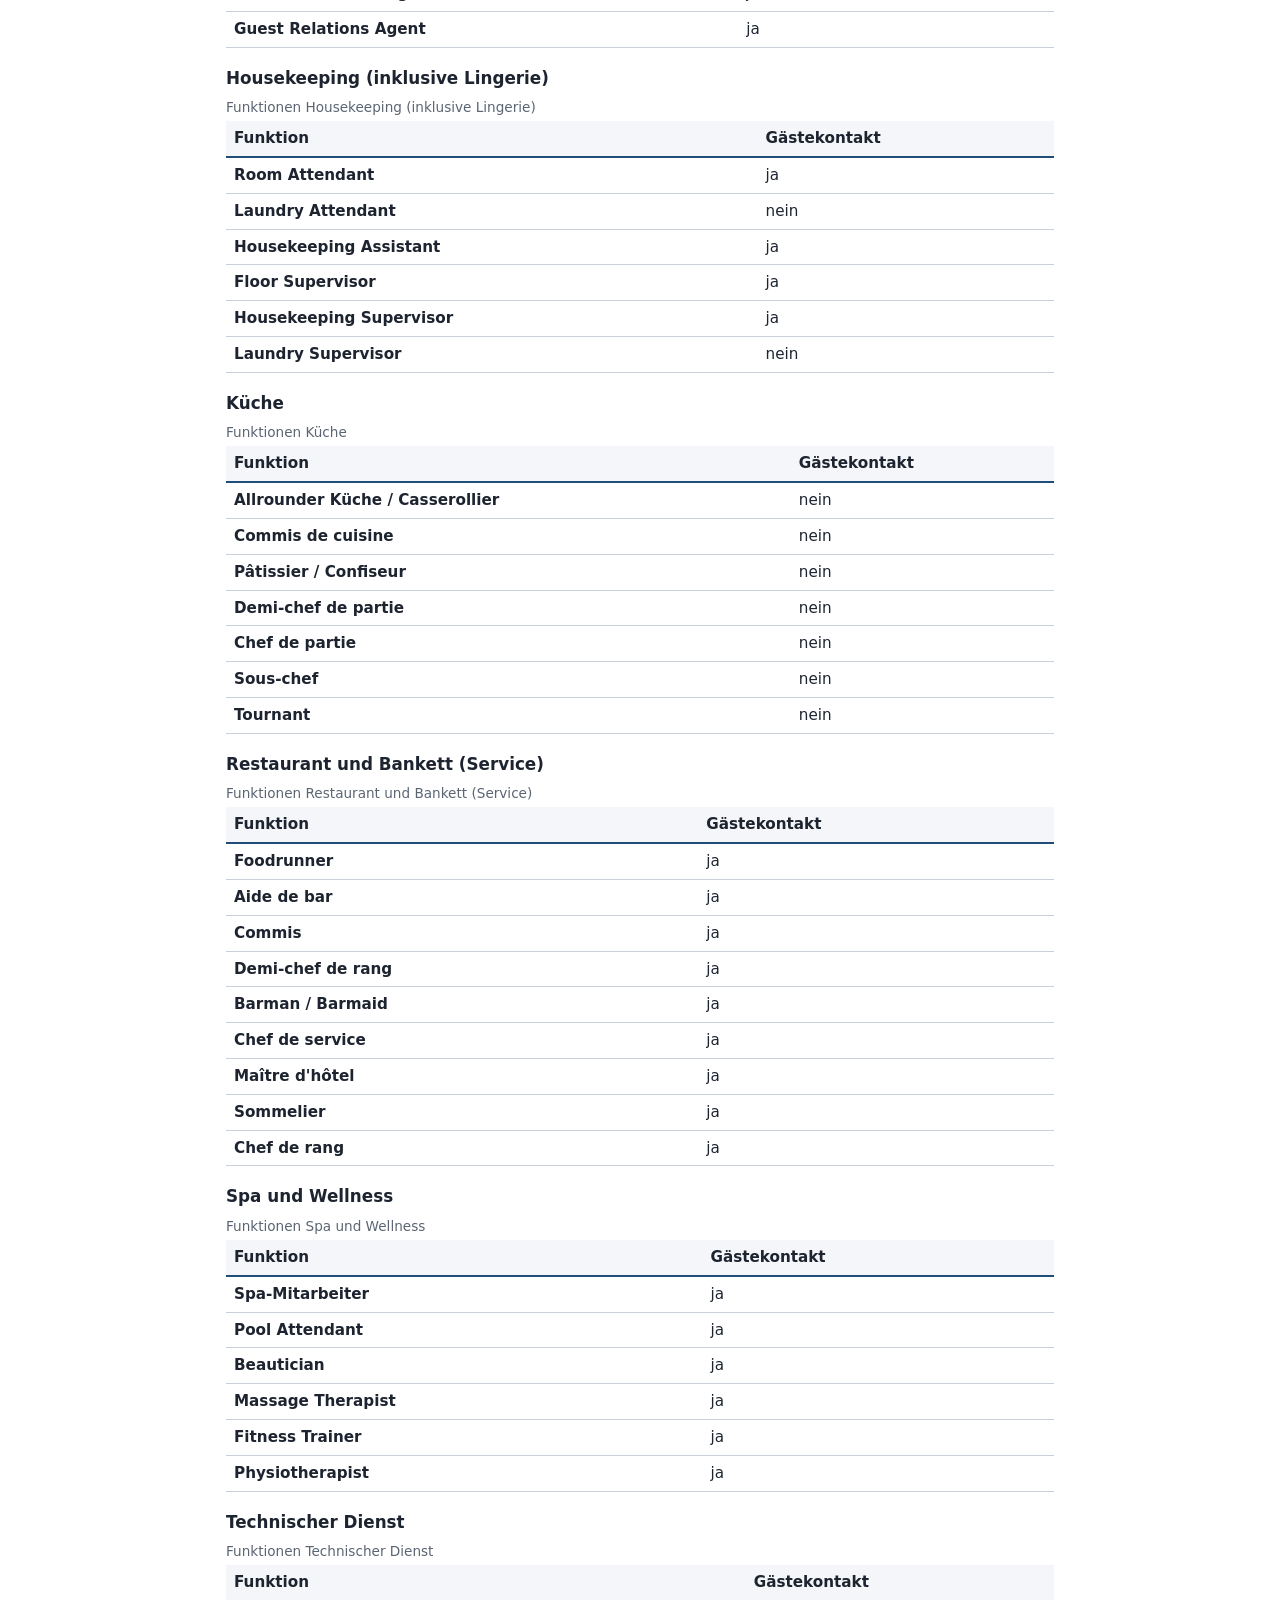
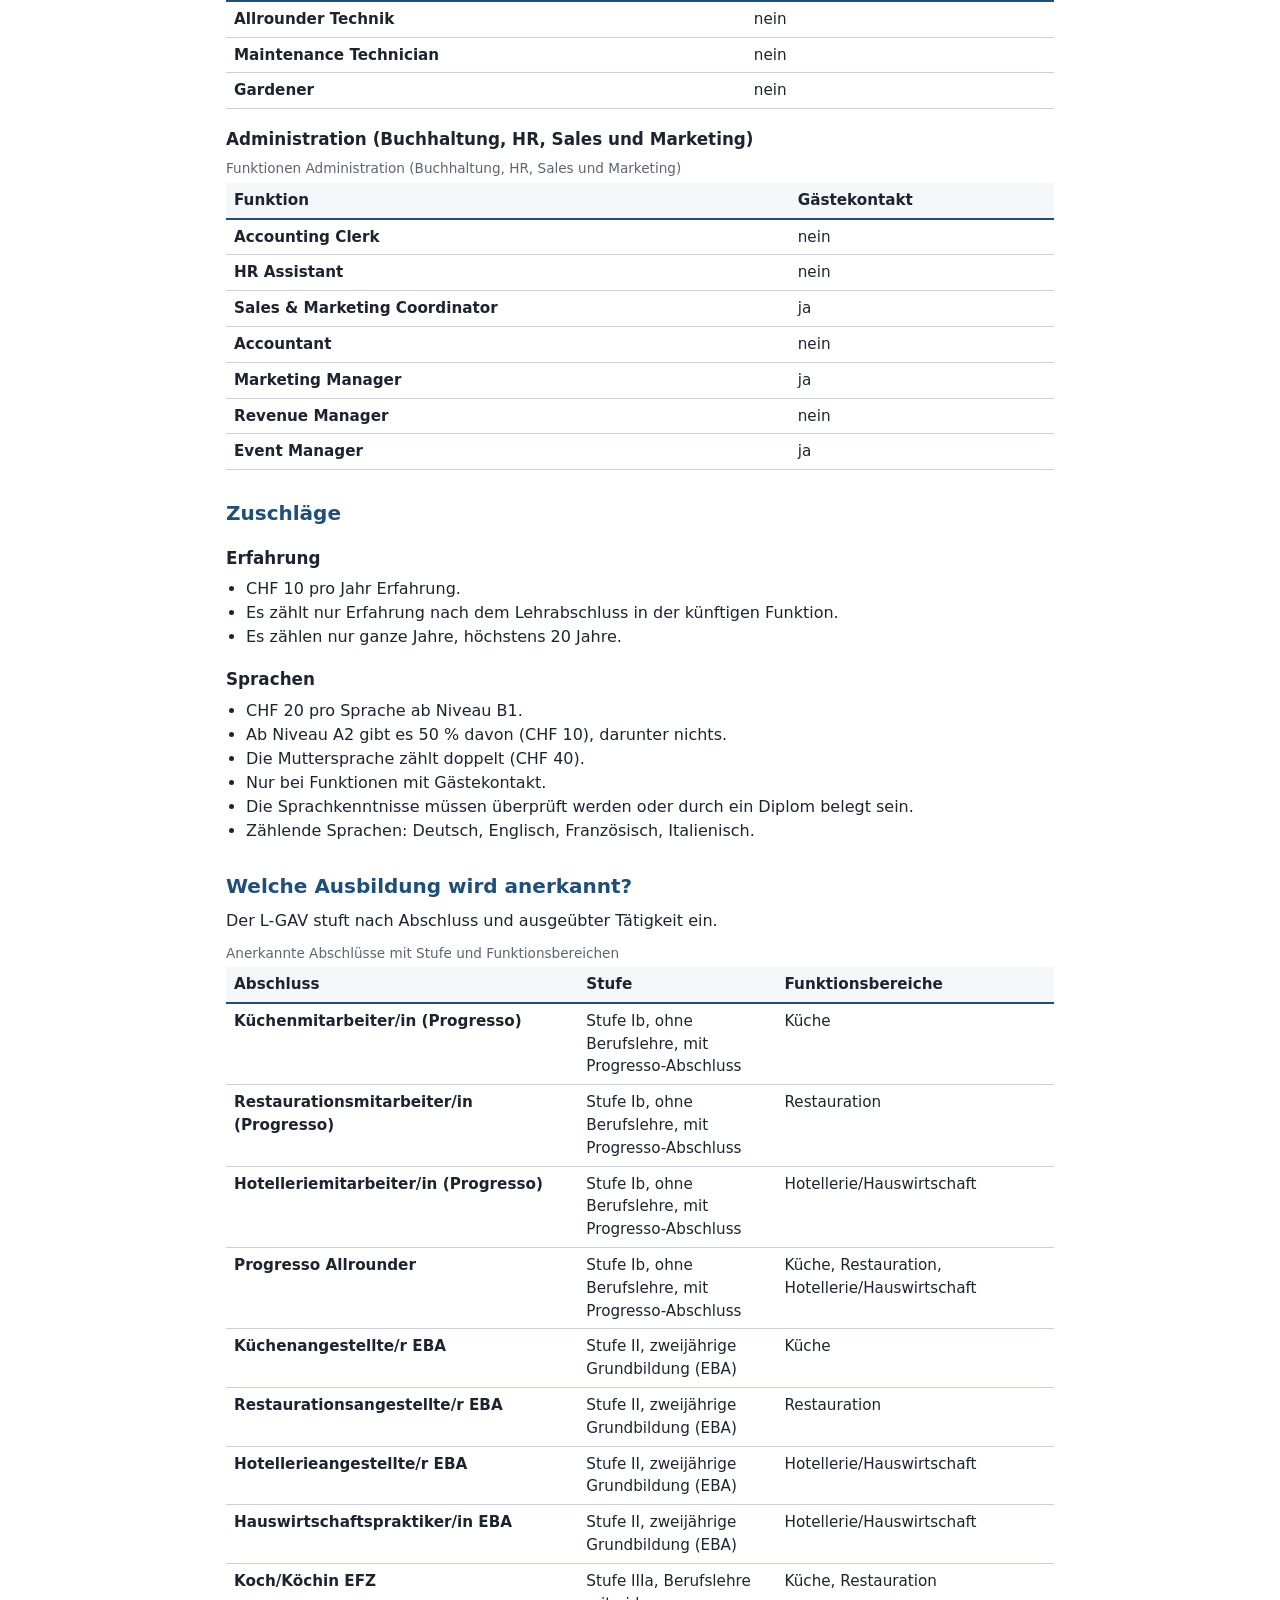
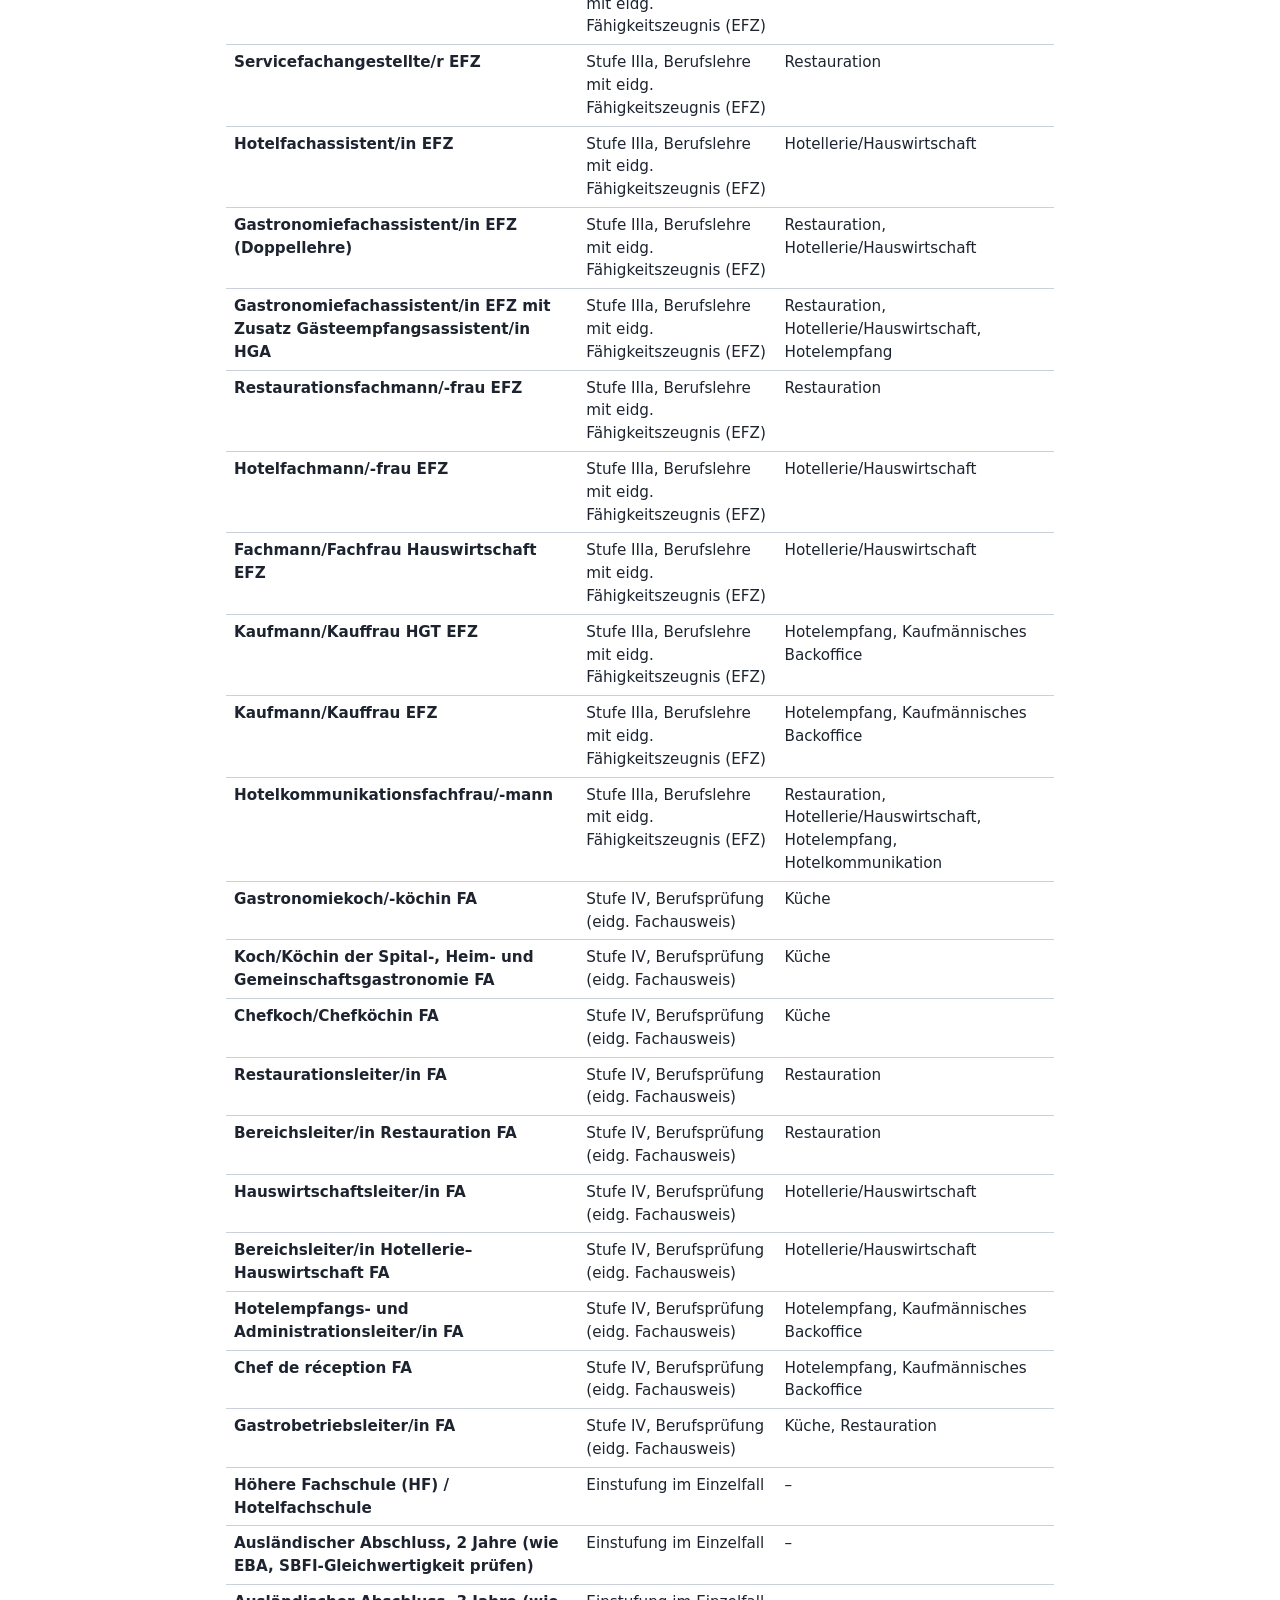
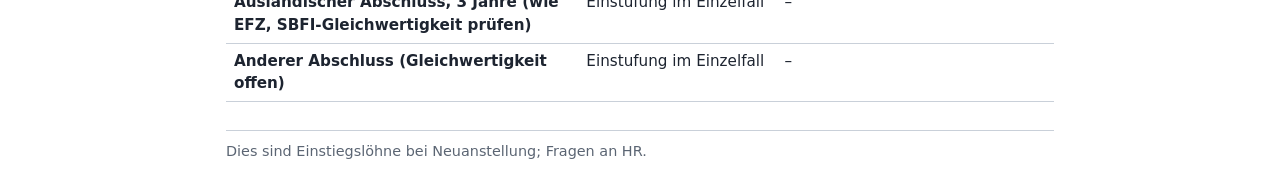
<file: lohnsystem/lesen.html>
<!DOCTYPE html>
<html lang="de">
<head>
<meta charset="utf-8">
<meta name="viewport" content="width=device-width, initial-scale=1">
<title>Einstiegslöhne im Waldhaus</title>
<link rel="stylesheet" href="src/lesen.css">
</head>
<body>
<header class="kopf">
  <img class="logo" src="assets/waldhaus-logo.png" alt="Waldhaus Flims Park &amp; Spa Resort" width="180" height="93">
  <div class="kopf-text">
    <a class="start-link" href="index.html">‹ Startseite</a>
    <h1>Einstiegslöhne im Waldhaus</h1>
    <p class="untertitel">Transparenz für alle Mitarbeitenden: Bruttolöhne pro Monat nach L-GAV</p>
  </div>
</header>
<main id="inhalt" class="inhalt"><p>Die Lohnübersicht wird geladen. Dafür muss JavaScript aktiviert sein.</p></main>
<script src="config/config.js"></script>
<script src="src/config.js"></script>
<script src="src/lesen-app.js"></script>
</body>
</html>
</file>
<file: lohnsystem/src/hr.css>
:root { --nachtblau:#132538; --text:#1d2430; --grau:#5b6573; --rand:#c9d0d9; --flaeche:#f4f6f9; --akzent:#1f4e79;
  --warn-bg:#fff4d6; --warn-rand:#c98a00; --fehler-bg:#fde4e4; --fehler-rand:#b3261e; --info-bg:#e3eefb; --info-rand:#1f4e79; }
* { box-sizing: border-box; }
body { margin:0; font:16px/1.45 system-ui, "Segoe UI", Arial, sans-serif; color:var(--text); background:#fff; }
header.kopf { padding:16px; background:var(--nachtblau); color:#fff; display:flex; align-items:center; gap:20px; flex-wrap:wrap; }
header.kopf .logo { height:84px; width:auto; display:block; }
.kopf-text { flex:1 1 220px; min-width:0; }
.start-link { display:inline-block; margin-bottom:4px; color:#fff; opacity:.85; font-size:.85rem; text-decoration:none; }
.start-link:hover, .start-link:focus-visible { opacity:1; text-decoration:underline; }
header.kopf h1 { margin:0; font-size:1.4rem; }
.untertitel { margin:4px 0 0; opacity:.9; font-size:.9rem; }
.seite { display:grid; gap:16px; padding:16px; max-width:1200px; margin:0 auto; grid-template-columns:minmax(0,1fr); }
@media (min-width:900px) { .seite { grid-template-columns:minmax(0,5fr) minmax(0,6fr); align-items:start; } .ergebnis { position:sticky; top:8px; } }
fieldset { border:1px solid var(--rand); border-radius:8px; margin:0 0 12px; padding:8px 12px 12px; min-width:0; }
legend { font-weight:600; padding:0 6px; }
.feld { margin-top:10px; }
label, .feldname { display:block; font-size:.9rem; margin-bottom:3px; color:var(--grau); }
label.inline { display:flex; gap:8px; align-items:flex-start; color:var(--text); font-size:1rem; }
select, input[type=number], input[type=date], textarea { width:100%; max-width:100%; font:inherit; padding:8px; border:1px solid var(--rand); border-radius:6px; background:#fff; }
input[type=checkbox] { margin-top:4px; width:18px; height:18px; flex:none; }
:focus-visible { outline:3px solid #6aa5e0; outline-offset:1px; }
.sprache { display:grid; grid-template-columns:7rem minmax(0,1fr); gap:8px; align-items:center; margin-top:6px; }
.sprache label { margin:0; color:var(--text); }
.hilfe { margin:4px 0 0; font-size:.8rem; color:var(--grau); }
.ergebnis { border:1px solid var(--rand); border-radius:8px; padding:12px 16px; background:var(--flaeche); min-width:0; }
.ergebnis h2 { margin:0 0 8px; font-size:1.2rem; }
.ergebnis h3 { margin:16px 0 6px; font-size:1rem; }
.leer { color:var(--grau); }
.vorschlag { font-size:1.9rem; font-weight:700; color:var(--akzent); margin:0; }
.vorschlag small { font-size:.9rem; font-weight:600; color:var(--grau); }
table { width:100%; border-collapse:collapse; font-size:.95rem; }
th, td { padding:5px 4px; border-bottom:1px solid var(--rand); text-align:left; vertical-align:top; }
td.zahl, th.zahl { text-align:right; white-space:nowrap; }
tr.summe td { font-weight:700; }
.meldung { margin:8px 0; padding:8px 12px; border-left:6px solid; border-radius:4px; }
.meldung.warnung { background:var(--warn-bg); border-color:var(--warn-rand); }
.meldung.fehler { background:var(--fehler-bg); border-color:var(--fehler-rand); }
.meldung.info { background:var(--info-bg); border-color:var(--info-rand); }
.meldung ul { margin:0; padding-left:18px; }
#konfigFehler { margin:16px; }
.wahl { margin-top:16px; border-top:1px solid var(--rand); padding-top:4px; }

/* Spielraum-Grafik: Muster und Beschriftung zusätzlich zur Farbe */
.spielraum-grafik { margin-top:10px; }
.sg { padding-top:2px; }
.sg-flaggen { position:relative; height:34px; margin:0 12px; }
.sg-flagge { position:absolute; top:0; transform:translateX(-50%); min-width:20px; text-align:center; font-size:.75rem; font-weight:700; line-height:16px; padding:0 3px; border:2px solid var(--text); border-radius:4px; background:#fff; color:var(--text); }
.sg-flagge.sg-tief { top:18px; }
.sg-spur { position:relative; height:64px; margin:0 12px; border:1px solid var(--rand); background:#fff; }
.sg-band { position:absolute; }
.sg-gm { top:0; bottom:0; background:repeating-linear-gradient(45deg, #cfdcec 0 4px, #eaf0f8 4px 8px); border-left:2px solid #1f4e79; border-right:2px solid #1f4e79; }
.sg-hr { top:12px; bottom:12px; background:repeating-linear-gradient(-45deg, #8fb0d6 0 3px, #bcd0e8 3px 6px); border-left:2px solid #1f4e79; border-right:2px solid #1f4e79; }
.sg-vorgesetzte { top:24px; bottom:24px; background:#1f4e79; }
.sg-marke { position:absolute; top:-4px; bottom:-4px; width:0; border-left:3px solid var(--text); transform:translateX(-1.5px); }
.sg-m-gewaehlt { border-left:4px solid #b3261e; transform:translateX(-2px); }
.sg-m-mindestlohn { border-left:3px dotted var(--text); }
.sg-m-bandMax { border-left:3px double var(--text); }
.sg-f-gewaehlt { border-color:#b3261e; color:#b3261e; }
.sg-achse { display:flex; justify-content:space-between; margin:2px 12px 0; font-size:.8rem; color:var(--grau); }
.sg-legende { list-style:none; margin:8px 0 0; padding:0; font-size:.85rem; }
.sg-legende li { margin:3px 0; }
.sg-flagge-text { display:inline-block; min-width:20px; text-align:center; font-weight:700; border:2px solid var(--text); border-radius:4px; background:#fff; }
.sg-muster { display:inline-block; width:20px; height:12px; vertical-align:middle; position:static; border:1px solid #1f4e79; }
.sg-freigabe { margin:8px 0 0; font-weight:700; }

/* Block «Auszahlung pro Monat»: 13. Monatslohn abgesetzt durch Rand links, Kursivschrift und eigene Bezeichnung (nicht nur Farbe) */
table.auszahlung tr.zwischentotal td { font-weight:600; border-top:1px solid var(--rand); background:var(--flaeche); }
table.auszahlung tr.dreizehnter td { font-style:italic; background:#fff; }
table.auszahlung tr.dreizehnter td:first-child { border-left:5px solid var(--akzent); padding-left:8px; }
.stundenansatz { margin:8px 0 0; font-size:.9rem; color:var(--grau); }

.anerkennung { margin:0 0 12px; padding:8px 12px; border-left:6px solid; border-radius:4px; font-size:.9rem; overflow-wrap:anywhere; }
.anerkennung.ok { background:var(--info-bg); border-color:var(--info-rand); }
.anerkennung.warnung { background:var(--warn-bg); border-color:var(--warn-rand); }
.anerkennung.offen { background:transparent; border-color:var(--rand); color:var(--grau); }
.baender-hinweis { margin:8px 12px; }
.stufenzeile { margin:4px 0 0; font-size:.9rem; }
.stufenzeile.warnung { padding:6px 10px; font-weight:600; background:var(--warn-bg); border-left:6px solid var(--warn-rand); border-radius:4px; }

/* Abrechnung mit gewähltem Lohn unter dem Feld */
.wahl-abrechnung { margin-top:10px; padding:8px 12px; border:1px solid var(--rand); border-radius:6px; background:#fff; }
.wahl-abrechnung h4 { margin:0 0 6px; font-size:.95rem; }
.wahl-abrechnung .freigabe { margin:0 0 8px; padding:6px 10px; border-left:5px solid var(--info-rand); background:var(--info-bg); font-weight:700; }
.wahl-abrechnung .freigabe-keine { border-left-color:#2e7d32; background:#e6f4ea; }
.wahl-abrechnung .freigabe-HR { border-left-color:var(--warn-rand); background:var(--warn-bg); }
.wahl-abrechnung .freigabe-GM, .wahl-abrechnung .freigabe-nein { border-left-color:var(--fehler-rand); background:var(--fehler-bg); }
.wahl-abrechnung .differenz { margin:0 0 6px; font-size:.9rem; font-weight:600; }
.wahl-abrechnung td:first-child { overflow-wrap:anywhere; }
table.auszahlung tr.kopf td { font-weight:700; background:#fff; border-top:2px solid var(--akzent); }
</file>
<file: lohnsystem/src/start.css>
.start { max-width:960px; margin:0 auto; padding:24px 16px; }
.karten { list-style:none; margin:0; padding:0; display:grid; gap:16px; grid-template-columns:minmax(0,1fr); }
@media (min-width:760px) { .karten { grid-template-columns:repeat(3,minmax(0,1fr)); } }
.karte { display:flex; flex-direction:column; gap:8px; height:100%; padding:20px; border:1px solid var(--rand); border-top:4px solid var(--nachtblau); border-radius:8px; background:#fff; color:var(--text); text-decoration:none; }
.karte:hover, .karte:focus-visible { background:var(--flaeche); border-color:var(--nachtblau); }
.karte:focus-visible { outline:3px solid var(--akzent); outline-offset:2px; }
.karte .titel { font-size:1.2rem; font-weight:700; color:var(--nachtblau); }
.karte .text { color:var(--grau); }
.karte .marke { align-self:flex-start; font-size:.8rem; font-weight:600; padding:2px 8px; border-radius:999px; }
.karte .marke.alle { background:var(--info-bg); color:var(--akzent); }
.karte .marke.hr { background:var(--warn-bg); color:#6b4a00; }
</file>
<file: lohnsystem/src/config-editor.css>
/* Ergänzung zu hr.css für die Konfigurationsseite (intern) */
.editor { max-width:1100px; margin:0 auto; padding:16px; display:grid; gap:20px; grid-template-columns:minmax(0,1fr); }
.editor section { min-width:0; }
.editor h2 { margin:0 0 8px; font-size:1.2rem; }
.editor h3 { margin:12px 0 4px; font-size:1rem; }
.raster { display:grid; gap:0 12px; grid-template-columns:repeat(auto-fill, minmax(150px, 1fr)); }
.raster-3 { grid-template-columns:repeat(3, minmax(0,1fr)); }
.knoepfe { display:flex; flex-wrap:wrap; gap:8px; margin:8px 0; }
button, .datei-knopf { font:inherit; padding:8px 14px; border:1px solid var(--akzent); border-radius:6px; background:var(--akzent); color:#fff; cursor:pointer; }
button:disabled { background:var(--rand); border-color:var(--rand); color:var(--grau); cursor:not-allowed; }
.datei-knopf { display:inline-block; margin:0; background:#fff; color:var(--akzent); font-size:1rem; }
#importDatei { position:absolute; width:1px; height:1px; opacity:0; overflow:hidden; }
#importDatei:focus-visible + button, #importDatei:focus-visible ~ .datei-knopf { outline:3px solid #6aa5e0; }
.leiste:focus-within .datei-knopf { outline-offset:1px; }
.knoepfe button:last-child, .knoepfe button#entwurfVerwerfen { background:#fff; color:var(--akzent); }
.knoepfe #exportKnopf { background:var(--akzent); color:#fff; }
.knoepfe #exportKnopf:disabled { background:var(--rand); color:var(--grau); }
input[type=text], input[type=date], select { width:100%; max-width:100%; font:inherit; padding:8px; border:1px solid var(--rand); border-radius:6px; background:#fff; }
input[aria-invalid=true] { border-color:var(--fehler-rand); border-width:2px; background:var(--fehler-bg); }
.status-kopf { margin:0; font-weight:600; }
.status-titel { margin:6px 0 0; font-weight:600; }
.jahr, .stufe { margin:0 0 12px; }
.jahr-neu { border:1px dashed var(--rand); border-radius:8px; padding:4px 12px 8px; margin-bottom:12px; }
.tabelle-scroll { overflow-x:auto; border:1px solid var(--rand); border-radius:6px; max-width:100%; }
.tabelle-scroll table { min-width:760px; }
.tabelle-scroll table#zusatzTabelle { min-width:420px; }
.tabelle-scroll input[type=text], .tabelle-scroll select, .tabelle-scroll input[type=number] { padding:4px 6px; }
.funktionen td:first-child input { min-width:11rem; }
.funktionen td.zahl input { min-width:5.5rem; text-align:right; }
.funktionen td.mitte { text-align:center; }
.funktionen td.mitte input { margin:0; }
.funktionen select { min-width:8rem; }
.neu { margin-top:12px; border:1px dashed var(--rand); border-radius:8px; padding:4px 12px 8px; }
.neu:empty { display:none; }
label.kurz { display:inline-flex; margin-right:16px; }
.nur-sr { position:absolute; width:1px; height:1px; overflow:hidden; clip:rect(0 0 0 0); white-space:nowrap; }
details { margin:8px 0; }
summary { cursor:pointer; font-weight:600; padding:4px 0; }
.leiste .meldung p { margin:0 0 4px; }
@media (max-width:480px) { .raster-3 { grid-template-columns:repeat(3, minmax(0,1fr)); gap:0 6px; } .editor { padding:12px 16px; } }

/* hidden muss gegen display:grid gewinnen */
.editor[hidden] { display: none; }
</file>
<file: lohnsystem/src/lesen.css>
:root { --nachtblau:#132538; --text:#1d2430; --grau:#5b6573; --rand:#c9d0d9; --flaeche:#f4f6f9; --akzent:#1f4e79;
  --fehler-bg:#fde4e4; --fehler-rand:#b3261e; --info-bg:#e3eefb; --info-rand:#1f4e79; }
* { box-sizing: border-box; }
body { margin:0; font:16px/1.5 system-ui, "Segoe UI", Arial, sans-serif; color:var(--text); background:#fff; }
header.kopf { padding:16px; background:var(--nachtblau); color:#fff; display:flex; align-items:center; gap:20px; flex-wrap:wrap; }
header.kopf .logo { height:84px; width:auto; display:block; }
.kopf-text { flex:1 1 220px; min-width:0; }
.start-link { display:inline-block; margin-bottom:4px; color:#fff; opacity:.85; font-size:.85rem; text-decoration:none; }
.start-link:hover, .start-link:focus-visible { opacity:1; text-decoration:underline; }
header.kopf h1 { margin:0; font-size:1.4rem; }
.untertitel { margin:4px 0 0; opacity:.9; font-size:.9rem; }
.inhalt { max-width:860px; margin:0 auto; padding:16px; }
section { margin-bottom:28px; }
h2 { font-size:1.25rem; margin:0 0 8px; color:var(--akzent); }
h3 { font-size:1.05rem; margin:18px 0 6px; }
p { margin:0 0 10px; }
ul { margin:0 0 10px; padding-left:20px; }
.tabelle-wrap { overflow-x:auto; margin:0 0 12px; }
table { width:100%; border-collapse:collapse; font-size:.95rem; }
caption { text-align:left; font-size:.85rem; color:var(--grau); padding:0 0 4px; }
th, td { padding:6px 8px; border-bottom:1px solid var(--rand); text-align:left; vertical-align:top; }
thead th { background:var(--flaeche); border-bottom:2px solid var(--akzent); }
tbody th { font-weight:600; }
td.zahl, th.zahl { text-align:right; white-space:nowrap; }
.meldung { padding:8px 12px; border-left:6px solid; border-radius:4px; overflow-wrap:anywhere; }
.meldung.info { background:var(--info-bg); border-color:var(--info-rand); }
.meldung.fehler { background:var(--fehler-bg); border-color:var(--fehler-rand); }
.fussnote { color:var(--grau); font-size:.9rem; border-top:1px solid var(--rand); padding-top:10px; }
:focus-visible { outline:3px solid #6aa5e0; outline-offset:1px; }
</file>
